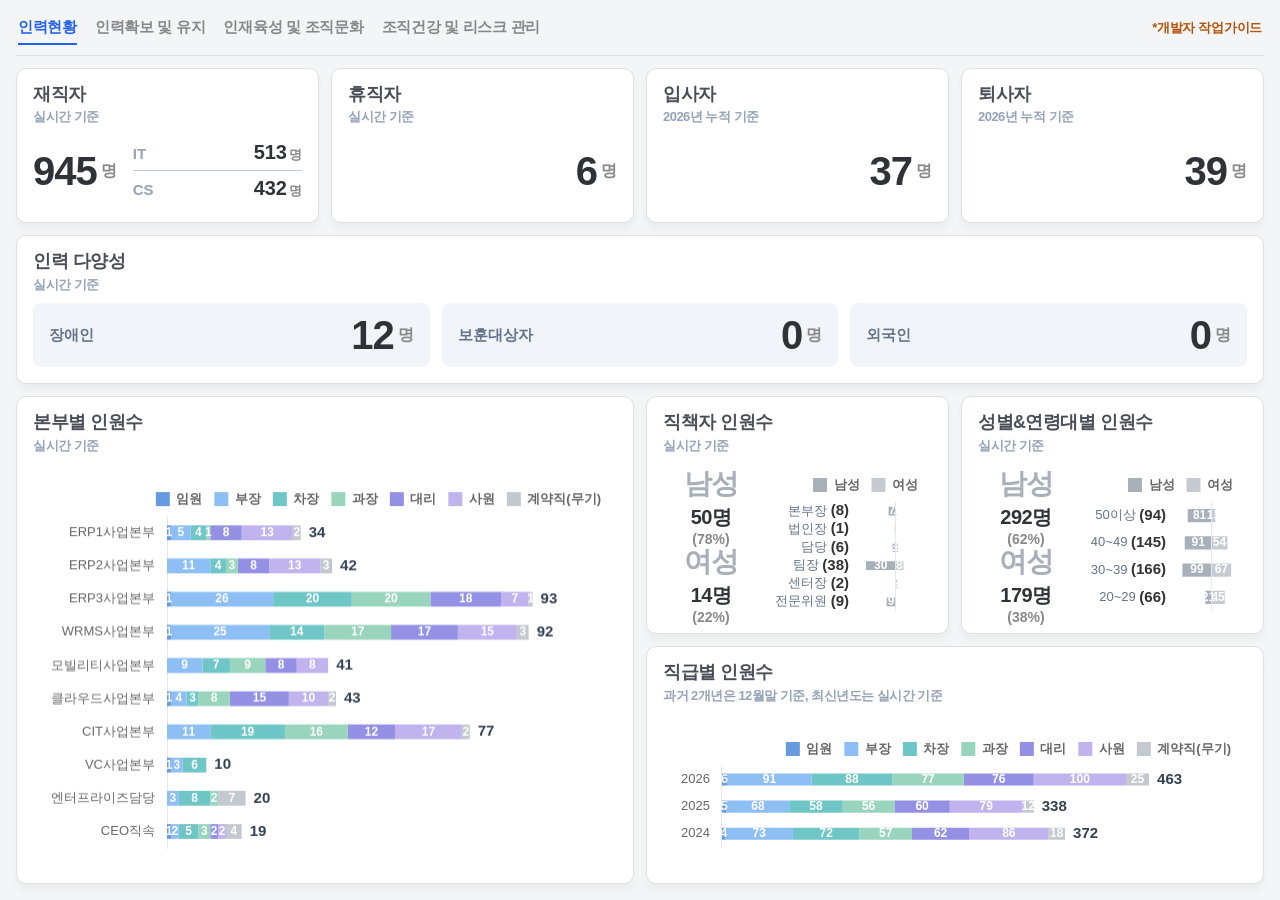
<file: dashboard01.html>
<!DOCTYPE html>
<html lang="ko">
<head>
  <meta charset="UTF-8">
  <meta name="viewport" content="width=device-width, initial-scale=1.0">
  <title>인력현황 - e-HR Dashboard</title>

  <!-- Font Awesome Free 5.3.1 (DashBoard.html과 동일: AdminLTE보다 선행) -->
  <link rel="stylesheet" type="text/css" media="screen" href="./e-HR_files/fontawesome-all.css" crossorigin="anonymous">
  <!-- Bootstrap 4.6.1 (AdminLTE 3.2 번들) -->
  <link rel="stylesheet" type="text/css" href="./e-HR_files/adminlte.min.css">
  <!-- 페이지 전용 (EIS dashboard.css 패턴, .hr-dash 네임스페이스) -->
  <link rel="stylesheet" type="text/css" href="./css/dashboard.css">
</head>
<body>
  <div class="hr-dash" id="hrDashRoot">
    <nav class="hr-dash__nav" aria-label="대시보드 탭">
      <a href="./dashboard01.html" class="on">인력현황</a>
      <a href="./dashboard02.html">인력확보 및 유지</a>
      <a href="./dashboard03.html">인재육성 및 조직문화</a>
      <a href="./dashboard04.html">조직건강 및 리스크 관리</a>
      <a href="./readme.html" class="hr-dash__nav-guide" target="_blank" rel="noopener">*개발자 작업가이드</a>
    </nav>

    <!-- KPI: 좌50% 재직·휴직·입사·퇴사 / 우50% 인력 다양성 -->
    <div class="hr-dash__kpi-row">
      <div class="hr-dash__kpi-left">
        <div class="hr-dash__card hr-dash__card--work">
          <h2 class="hr-dash__card-title"><span class="hr-dash__title-main">재직자</span> <span class="hr-dash__title-sub">실시간 기준</span></h2>
          <div class="hr-dash__kpi-main">
            <div class="hr-dash__kpi-main-num">
              <span class="hr-dash__kpi-num" id="kpiWork">0</span><span class="hr-dash__kpi-unit">명</span>
            </div>
            <div class="hr-dash__work-split">
              <div class="hr-dash__work-item hr-dash__work-item--it">
                <span class="lab">IT</span>
                <span class="val"><span id="cntIt">0</span><span class="unit">명</span></span>
              </div>
              <div class="hr-dash__work-item hr-dash__work-item--cs">
                <span class="lab">CS</span>
                <span class="val"><span id="cntCs">0</span><span class="unit">명</span></span>
              </div>
            </div>
          </div>
        </div>

        <div class="hr-dash__card hr-dash__card--simple">
          <h2 class="hr-dash__card-title"><span class="hr-dash__title-main">휴직자</span> <span class="hr-dash__title-sub">실시간 기준</span></h2>
          <div class="hr-dash__kpi-main">
            <div class="hr-dash__kpi-main-num">
              <span class="hr-dash__kpi-num" id="kpiLeave">0</span><span class="hr-dash__kpi-unit">명</span>
            </div>
          </div>
        </div>

        <div class="hr-dash__card hr-dash__card--simple">
          <h2 class="hr-dash__card-title"><span class="hr-dash__title-main">입사자</span> <span class="hr-dash__title-sub">2026년 누적 기준</span></h2>
          <div class="hr-dash__kpi-main">
            <div class="hr-dash__kpi-main-num">
              <span class="hr-dash__kpi-num" id="kpiJoin">0</span><span class="hr-dash__kpi-unit">명</span>
            </div>
          </div>
        </div>

        <div class="hr-dash__card hr-dash__card--simple">
          <h2 class="hr-dash__card-title"><span class="hr-dash__title-main">퇴사자</span> <span class="hr-dash__title-sub">2026년 누적 기준</span></h2>
          <div class="hr-dash__kpi-main">
            <div class="hr-dash__kpi-main-num">
              <span class="hr-dash__kpi-num" id="kpiRetire">0</span><span class="hr-dash__kpi-unit">명</span>
            </div>
          </div>
        </div>
      </div>

      <div class="hr-dash__kpi-right">
        <div class="hr-dash__card hr-dash__card--diversity">
          <h2 class="hr-dash__card-title"><span class="hr-dash__title-main">인력 다양성</span> <span class="hr-dash__title-sub">실시간 기준</span></h2>
          <div class="hr-dash__diversity-body">
            <div class="hr-dash__div3">
              <div class="hr-dash__div3-item">
                <div class="lab">장애인</div>
                <div class="hr-dash__div3-val">
                  <span class="num" id="cntDisabil">0</span><span class="hr-dash__kpi-unit">명</span>
                </div>
              </div>
              <div class="hr-dash__div3-item">
                <div class="lab">보훈대상자</div>
                <div class="hr-dash__div3-val">
                  <span class="num" id="cntBohun">0</span><span class="hr-dash__kpi-unit">명</span>
                </div>
              </div>
              <div class="hr-dash__div3-item">
                <div class="lab">외국인</div>
                <div class="hr-dash__div3-val">
                  <span class="num" id="cntForeign">0</span><span class="hr-dash__kpi-unit">명</span>
                </div>
              </div>
            </div>
          </div>
        </div>
      </div>
    </div>

    <!-- 하단: KPI와 동일 1fr 1fr 세로선 / 우=직책·성별 반반 + 직급별 -->
    <div class="hr-dash__charts">
      <div class="hr-dash__col hr-dash__col--hq">
        <div class="hr-dash__card">
          <div class="hr-dash__card-head">
            <h2 class="hr-dash__card-title"><span class="hr-dash__title-main">본부별 인원수</span> <span class="hr-dash__title-sub">실시간 기준</span></h2>
          </div>
          <div class="hr-dash__chart">
            <canvas id="chart01Hq"></canvas>
          </div>
        </div>
      </div>

      <div class="hr-dash__charts-right">
        <div class="hr-dash__col hr-dash__col--jikchak">
          <div class="hr-dash__card">
            <div class="hr-dash__card-head">
              <h2 class="hr-dash__card-title"><span class="hr-dash__title-main">직책자 인원수</span> <span class="hr-dash__title-sub">실시간 기준</span></h2>
            </div>
            <div class="hr-dash__gender-wrap">
              <div class="hr-dash__gender-rate">
                <div class="hr-dash__gender-item hr-dash__gender-item--m">
                  <span class="hr-dash__gender-mark">남성</span>
                  <div class="hr-dash__gender-meta">
                    <span class="num" id="cntJikchakMale">0명</span>
                    <span class="pct" id="rateJikchakMale">(0%)</span>
                  </div>
                </div>
                <div class="hr-dash__gender-item hr-dash__gender-item--f">
                  <span class="hr-dash__gender-mark">여성</span>
                  <div class="hr-dash__gender-meta">
                    <span class="num" id="cntJikchakFemale">0명</span>
                    <span class="pct" id="rateJikchakFemale">(0%)</span>
                  </div>
                </div>
              </div>
              <div class="hr-dash__chart">
                <canvas id="chart01Jikchak"></canvas>
              </div>
            </div>
          </div>
        </div>

        <div class="hr-dash__col hr-dash__col--age">
          <div class="hr-dash__card">
            <div class="hr-dash__card-head">
              <h2 class="hr-dash__card-title"><span class="hr-dash__title-main">성별&amp;연령대별 인원수</span> <span class="hr-dash__title-sub">실시간 기준</span></h2>
            </div>
            <div class="hr-dash__gender-wrap">
              <div class="hr-dash__gender-rate">
                <div class="hr-dash__gender-item hr-dash__gender-item--m">
                  <span class="hr-dash__gender-mark">남성</span>
                  <div class="hr-dash__gender-meta">
                    <span class="num" id="cntMale">0명</span>
                    <span class="pct" id="rateMale">(0%)</span>
                  </div>
                </div>
                <div class="hr-dash__gender-item hr-dash__gender-item--f">
                  <span class="hr-dash__gender-mark">여성</span>
                  <div class="hr-dash__gender-meta">
                    <span class="num" id="cntFemale">0명</span>
                    <span class="pct" id="rateFemale">(0%)</span>
                  </div>
                </div>
              </div>
              <div class="hr-dash__chart">
                <canvas id="chart01Age"></canvas>
              </div>
            </div>
          </div>
        </div>

        <div class="hr-dash__col hr-dash__col--grade">
          <div class="hr-dash__card">
            <div class="hr-dash__card-head">
              <h2 class="hr-dash__card-title"><span class="hr-dash__title-main">직급별 인원수</span> <span class="hr-dash__title-sub">과거 2개년은 12월말 기준, 최신년도는 실시간 기준</span></h2>
            </div>
            <div class="hr-dash__chart">
              <canvas id="chart01GradeYear"></canvas>
            </div>
          </div>
        </div>
      </div>
    </div>
  </div>

  <!-- jQuery 1.11.2 + Migrate 1.4.1 (e-HR main/DashBoard와 동일) -->
  <script src="./e-HR_files/jquery-1.11.2.min.js"></script>
  <script src="./e-HR_files/jquery-migrate-1.4.1.min.js"></script>
  <!-- Chart.js 4.5.x -->
  <script src="./e-HR_files/chartjs-4.5.0.js"></script>
  <script src="./e-HR_files/chartjs-plugin-datalabels.js"></script>
  <script src="./js/dashboard01.js"></script>
</body>
</html>
</file>
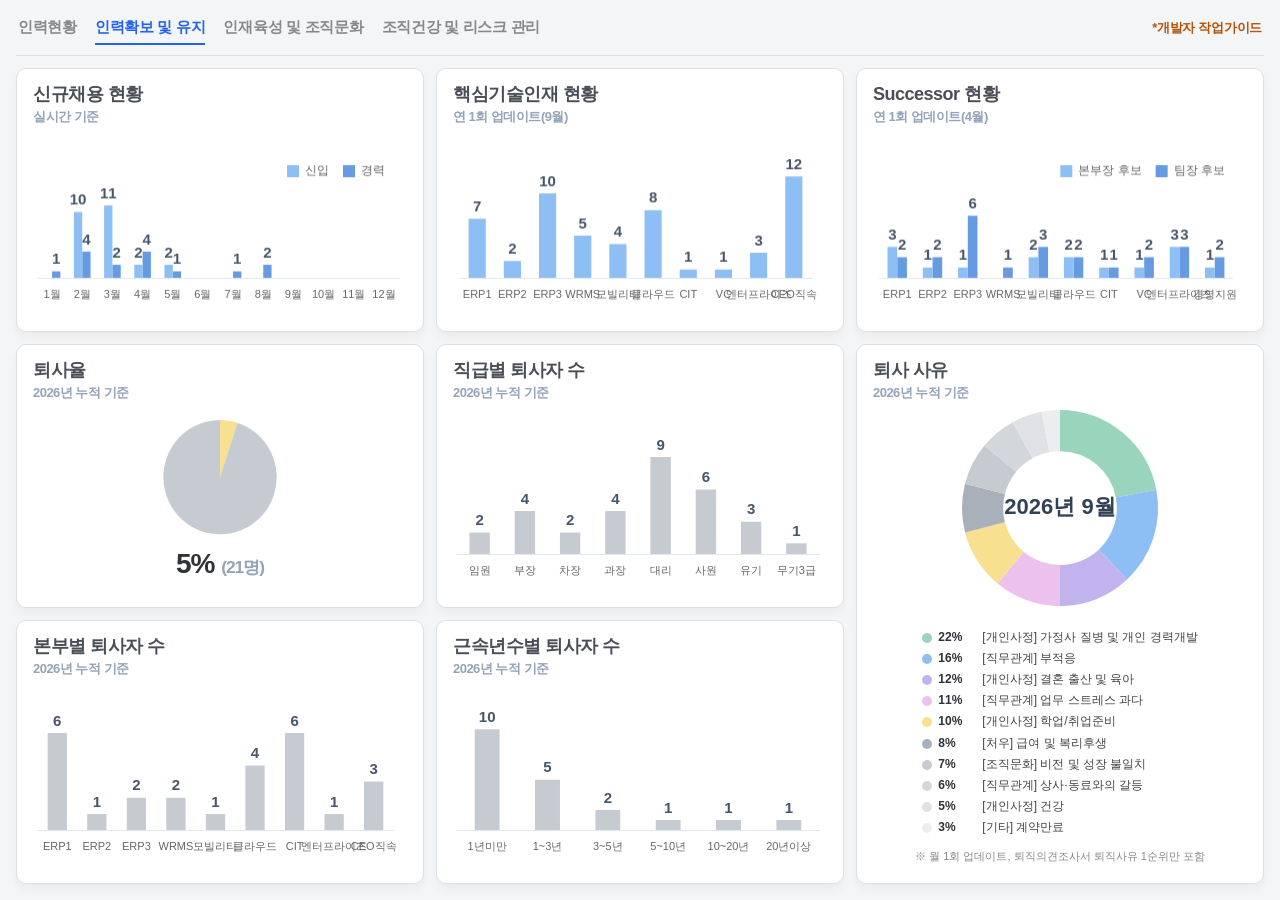
<file: dashboard02.html>
<!DOCTYPE html>
<html lang="ko">
<head>
  <meta charset="UTF-8">
  <meta name="viewport" content="width=device-width, initial-scale=1.0">
  <title>인력확보 및 유지 - e-HR Dashboard</title>
  <link rel="stylesheet" type="text/css" media="screen" href="./e-HR_files/fontawesome-all.css" crossorigin="anonymous">
  <link rel="stylesheet" type="text/css" href="./e-HR_files/adminlte.min.css">
  <link rel="stylesheet" type="text/css" href="./css/dashboard.css">
</head>
<body>
  <div class="hr-dash" id="hrDashRoot">
    <nav class="hr-dash__nav" aria-label="대시보드 탭">
      <a href="./dashboard01.html">인력현황</a>
      <a href="./dashboard02.html" class="on">인력확보 및 유지</a>
      <a href="./dashboard03.html">인재육성 및 조직문화</a>
      <a href="./dashboard04.html">조직건강 및 리스크 관리</a>
      <a href="./readme.html" class="hr-dash__nav-guide" target="_blank" rel="noopener">*개발자 작업가이드</a>
    </nav>

    <div class="hr-dash__grid-d02">
      <div class="hr-dash__card">
        <div class="hr-dash__card-head">
          <h2 class="hr-dash__card-title"><span class="hr-dash__title-main">신규채용 현황</span> <span class="hr-dash__title-sub">실시간 기준</span></h2>
        </div>
        <div class="hr-dash__chart"><canvas id="chart02Hire"></canvas></div>
      </div>

      <div class="hr-dash__card">
        <div class="hr-dash__card-head">
          <h2 class="hr-dash__card-title"><span class="hr-dash__title-main">핵심기술인재 현황</span> <span class="hr-dash__title-sub">연 1회 업데이트(9월)</span></h2>
        </div>
        <div class="hr-dash__chart"><canvas id="chart02Core"></canvas></div>
      </div>

      <div class="hr-dash__card">
        <div class="hr-dash__card-head">
          <h2 class="hr-dash__card-title"><span class="hr-dash__title-main">Successor 현황</span> <span class="hr-dash__title-sub">연 1회 업데이트(4월)</span></h2>
        </div>
        <div class="hr-dash__chart"><canvas id="chart02Successor"></canvas></div>
      </div>

      <div class="hr-dash__card">
        <div class="hr-dash__card-head">
          <h2 class="hr-dash__card-title"><span class="hr-dash__title-main">퇴사율</span> <span class="hr-dash__title-sub">2026년 누적 기준</span></h2>
        </div>
        <div class="hr-dash__rate-wrap">
          <div class="hr-dash__rate-chart"><canvas id="chart02RetireRate"></canvas></div>
          <div class="hr-dash__rate-text" id="retireRateText">0% <span class="hr-dash__rate-sub">(0명)</span></div>
        </div>
      </div>

      <div class="hr-dash__card">
        <div class="hr-dash__card-head">
          <h2 class="hr-dash__card-title"><span class="hr-dash__title-main">직급별 퇴사자 수</span> <span class="hr-dash__title-sub">2026년 누적 기준</span></h2>
        </div>
        <div class="hr-dash__chart"><canvas id="chart02GradeRetire"></canvas></div>
      </div>

      <div class="hr-dash__card hr-dash__card--reason">
        <div class="hr-dash__card-head">
          <h2 class="hr-dash__card-title"><span class="hr-dash__title-main">퇴사 사유</span> <span class="hr-dash__title-sub">2026년 누적 기준</span></h2>
        </div>
        <div class="hr-dash__reason-wrap">
          <div class="hr-dash__reason-chart"><canvas id="chart02Reason"></canvas></div>
          <div class="hr-dash__reason-side">
            <div class="hr-dash__reason-legend" id="reasonLegend"></div>
            <div class="hr-dash__card-note">※ 월 1회 업데이트, 퇴직의견조사서 퇴직사유 1순위만 포함</div>
          </div>
        </div>
      </div>

      <div class="hr-dash__card">
        <div class="hr-dash__card-head">
          <h2 class="hr-dash__card-title"><span class="hr-dash__title-main">본부별 퇴사자 수</span> <span class="hr-dash__title-sub">2026년 누적 기준</span></h2>
        </div>
        <div class="hr-dash__chart"><canvas id="chart02DeptRetire"></canvas></div>
      </div>

      <div class="hr-dash__card">
        <div class="hr-dash__card-head">
          <h2 class="hr-dash__card-title"><span class="hr-dash__title-main">근속년수별 퇴사자 수</span> <span class="hr-dash__title-sub">2026년 누적 기준</span></h2>
        </div>
        <div class="hr-dash__chart"><canvas id="chart02TenureRetire"></canvas></div>
      </div>
    </div>
  </div>

  <script src="./e-HR_files/jquery-1.11.2.min.js"></script>
  <script src="./e-HR_files/jquery-migrate-1.4.1.min.js"></script>
  <script src="./e-HR_files/chartjs-4.5.0.js"></script>
  <script src="./e-HR_files/chartjs-plugin-datalabels.js"></script>
  <script src="./js/dashboard02.js"></script>
</body>
</html>
</file>
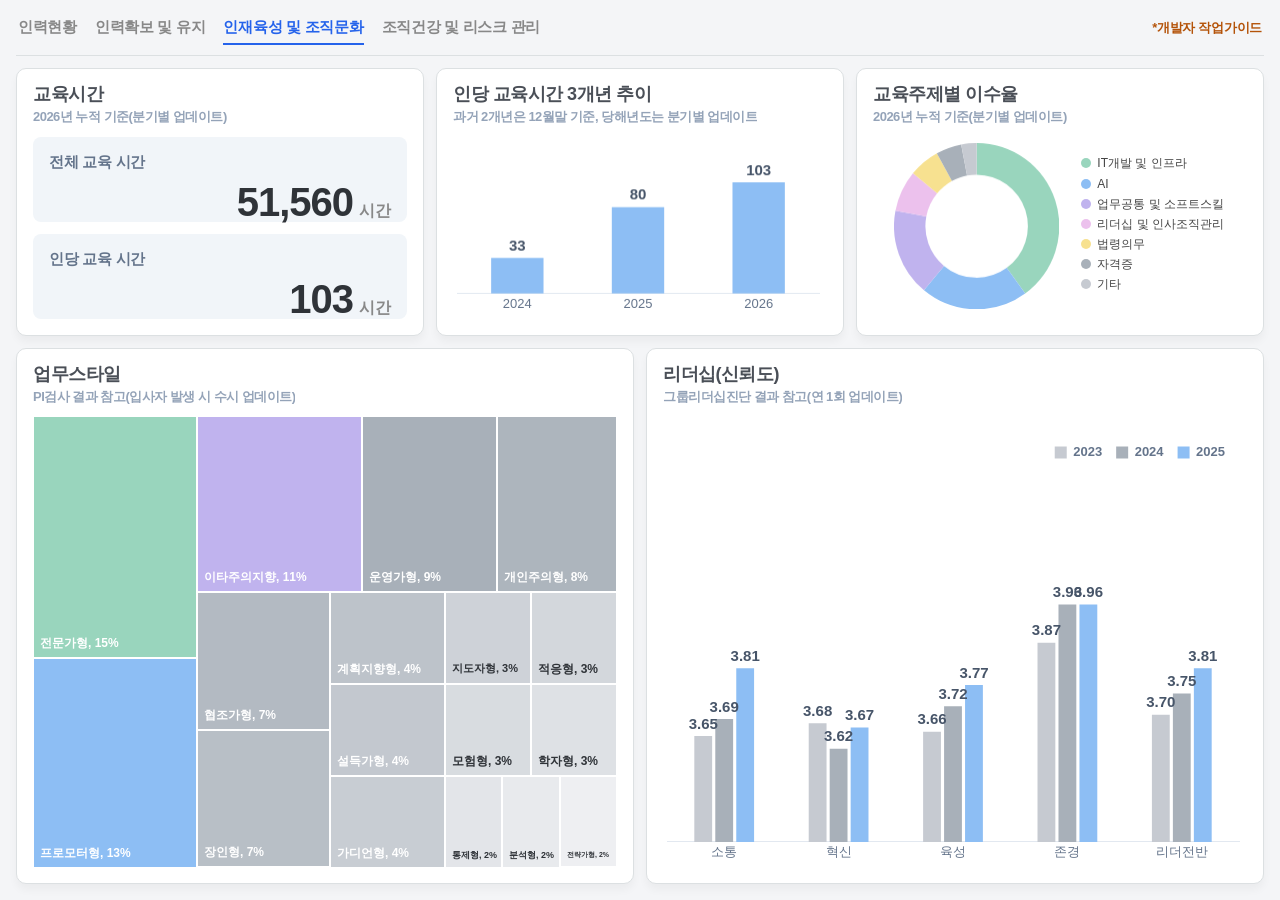
<file: dashboard03.html>
<!DOCTYPE html>
<html lang="ko">
<head>
  <meta charset="UTF-8">
  <meta name="viewport" content="width=device-width, initial-scale=1.0">
  <title>인재육성 및 조직문화 - e-HR Dashboard</title>
  <link rel="stylesheet" type="text/css" media="screen" href="./e-HR_files/fontawesome-all.css" crossorigin="anonymous">
  <link rel="stylesheet" type="text/css" href="./e-HR_files/adminlte.min.css">
  <link rel="stylesheet" type="text/css" href="./css/dashboard.css">
</head>
<body>
  <div class="hr-dash" id="hrDashRoot">
    <nav class="hr-dash__nav" aria-label="대시보드 탭">
      <a href="./dashboard01.html">인력현황</a>
      <a href="./dashboard02.html">인력확보 및 유지</a>
      <a href="./dashboard03.html" class="on">인재육성 및 조직문화</a>
      <a href="./dashboard04.html">조직건강 및 리스크 관리</a>
      <a href="./readme.html" class="hr-dash__nav-guide" target="_blank" rel="noopener">*개발자 작업가이드</a>
    </nav>

    <!-- 상단: 인재육성 3열 -->
    <div class="hr-dash__grid-stub hr-dash__grid-stub--3">
      <div class="hr-dash__card">
        <div class="hr-dash__card-head">
          <h2 class="hr-dash__card-title"><span class="hr-dash__title-main">교육시간</span> <span class="hr-dash__title-sub">2026년 누적 기준(분기별 업데이트)</span></h2>
        </div>
        <div class="hr-dash__edu-hours">
          <div class="hr-dash__edu-row">
            <span class="hr-dash__edu-lab">전체 교육 시간</span>
            <span class="hr-dash__edu-val"><span class="num" id="eduTotal">0</span><span class="unit">시간</span></span>
          </div>
          <div class="hr-dash__edu-row">
            <span class="hr-dash__edu-lab">인당 교육 시간</span>
            <span class="hr-dash__edu-val"><span class="num" id="eduPer">0</span><span class="unit">시간</span></span>
          </div>
        </div>
      </div>

      <div class="hr-dash__card">
        <div class="hr-dash__card-head">
          <h2 class="hr-dash__card-title"><span class="hr-dash__title-main">인당 교육시간 3개년 추이</span> <span class="hr-dash__title-sub">과거 2개년은 12월말 기준, 당해년도는 분기별 업데이트</span></h2>
        </div>
        <div class="hr-dash__chart"><canvas id="chart03Year"></canvas></div>
      </div>

      <div class="hr-dash__card">
        <div class="hr-dash__card-head">
          <h2 class="hr-dash__card-title"><span class="hr-dash__title-main">교육주제별 이수율</span> <span class="hr-dash__title-sub">2026년 누적 기준(분기별 업데이트)</span></h2>
        </div>
        <div class="hr-dash__topic">
          <div class="hr-dash__topic-chart"><canvas id="chart03Topic"></canvas></div>
          <div class="hr-dash__topic-legend" id="topicLegend"></div>
        </div>
      </div>
    </div>

    <!-- 하단: 조직문화 2열 -->
    <div class="hr-dash__grid-stub hr-dash__grid-stub--2">
      <div class="hr-dash__card">
        <div class="hr-dash__card-head">
          <h2 class="hr-dash__card-title"><span class="hr-dash__title-main">업무스타일</span> <span class="hr-dash__title-sub">PI검사 결과 참고(입사자 발생 시 수시 업데이트)</span></h2>
        </div>
        <div class="hr-dash__style">
          <canvas id="chart03Style"></canvas>
        </div>
      </div>

      <div class="hr-dash__card">
        <div class="hr-dash__card-head">
          <h2 class="hr-dash__card-title"><span class="hr-dash__title-main">리더십(신뢰도)</span> <span class="hr-dash__title-sub">그룹리더십진단 결과 참고(연 1회 업데이트)</span></h2>
        </div>
        <div class="hr-dash__chart"><canvas id="chart03Lead"></canvas></div>
      </div>
    </div>
  </div>

  <script src="./e-HR_files/jquery-1.11.2.min.js"></script>
  <script src="./e-HR_files/jquery-migrate-1.4.1.min.js"></script>
  <script src="./e-HR_files/chartjs-4.5.0.js"></script>
  <script src="./e-HR_files/chartjs-plugin-datalabels.js"></script>
  <script src="./e-HR_files/chartjs-chart-treemap.min.js"></script>
  <script src="./js/dashboard03.js"></script>
</body>
</html>
</file>
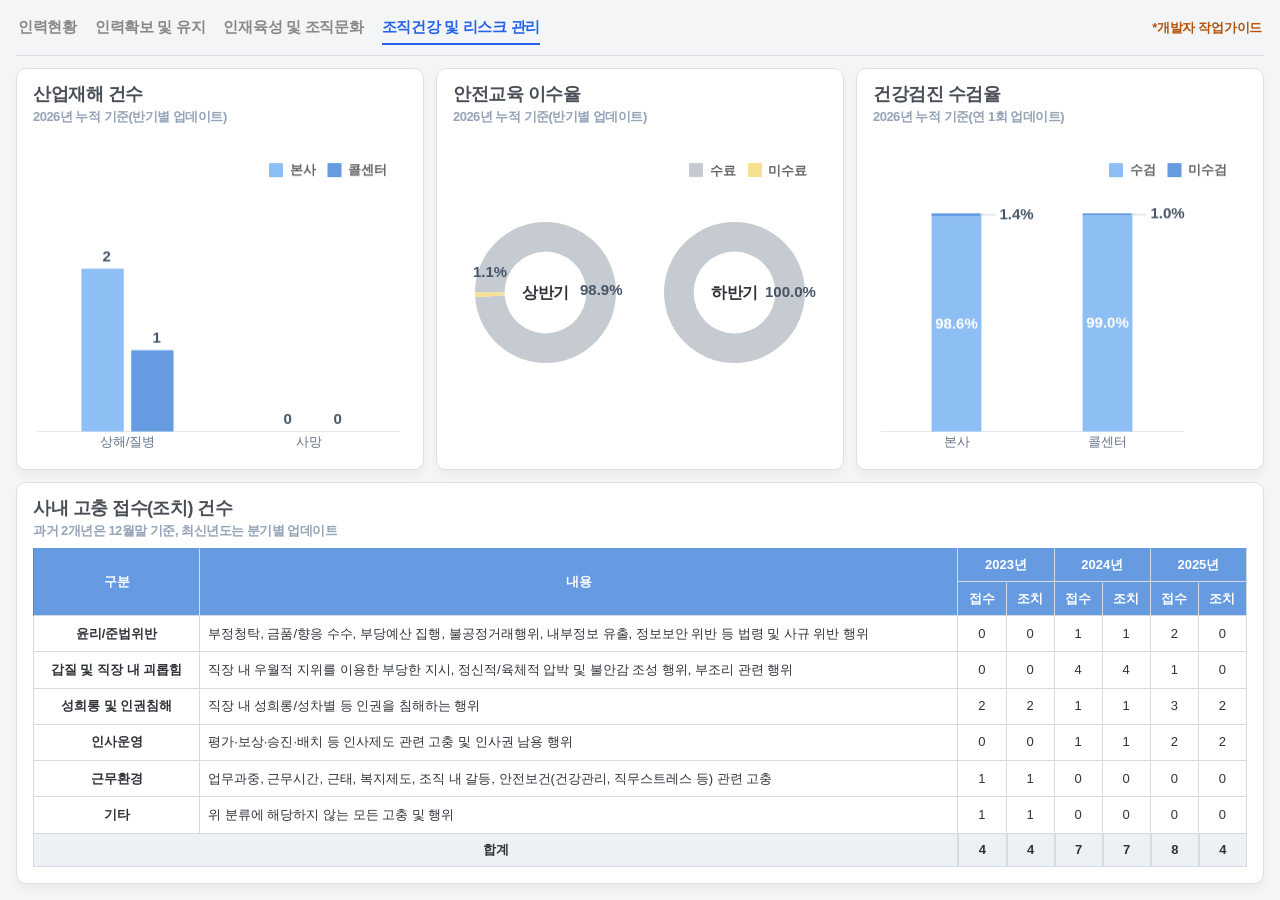
<file: dashboard04.html>
<!DOCTYPE html>
<html lang="ko">
<head>
  <meta charset="UTF-8">
  <meta name="viewport" content="width=device-width, initial-scale=1.0">
  <title>조직건강 및 리스크 관리 - e-HR Dashboard</title>
  <link rel="stylesheet" type="text/css" media="screen" href="./e-HR_files/fontawesome-all.css" crossorigin="anonymous">
  <link rel="stylesheet" type="text/css" href="./e-HR_files/adminlte.min.css">
  <link rel="stylesheet" type="text/css" href="./css/dashboard.css">
</head>
<body>
  <div class="hr-dash" id="hrDashRoot">
    <nav class="hr-dash__nav" aria-label="대시보드 탭">
      <a href="./dashboard01.html">인력현황</a>
      <a href="./dashboard02.html">인력확보 및 유지</a>
      <a href="./dashboard03.html">인재육성 및 조직문화</a>
      <a href="./dashboard04.html" class="on">조직건강 및 리스크 관리</a>
      <a href="./readme.html" class="hr-dash__nav-guide" target="_blank" rel="noopener">*개발자 작업가이드</a>
    </nav>

    <!-- 상단 3열(산업재해 · 안전교육 · 건강검진) + 하단 전체 폭(사내 고충) -->
    <div class="hr-dash__grid-stub hr-dash__grid-stub--3-1">
      <div class="hr-dash__card">
        <div class="hr-dash__card-head">
          <h2 class="hr-dash__card-title"><span class="hr-dash__title-main">산업재해 건수</span> <span class="hr-dash__title-sub">2026년 누적 기준(반기별 업데이트)</span></h2>
        </div>
        <div class="hr-dash__chart"><canvas id="chart04Accident"></canvas></div>
      </div>

      <div class="hr-dash__card">
        <div class="hr-dash__card-head">
          <h2 class="hr-dash__card-title"><span class="hr-dash__title-main">안전교육 이수율</span> <span class="hr-dash__title-sub">2026년 누적 기준(반기별 업데이트)</span></h2>
        </div>
        <div class="hr-dash__safe">
          <div class="hr-dash__safe-legend" id="safeLegend"></div>
          <div class="hr-dash__safe-item">
            <div class="hr-dash__safe-chart">
              <canvas id="chart04Safe1"></canvas>
              <span class="hr-dash__safe-center">상반기</span>
            </div>
          </div>
          <div class="hr-dash__safe-item">
            <div class="hr-dash__safe-chart">
              <canvas id="chart04Safe2"></canvas>
              <span class="hr-dash__safe-center">하반기</span>
            </div>
          </div>
        </div>
      </div>

      <div class="hr-dash__card">
        <div class="hr-dash__card-head">
          <h2 class="hr-dash__card-title"><span class="hr-dash__title-main">건강검진 수검율</span> <span class="hr-dash__title-sub">2026년 누적 기준(연 1회 업데이트)</span></h2>
        </div>
        <div class="hr-dash__chart"><canvas id="chart04Checkup"></canvas></div>
      </div>

      <div class="hr-dash__card">
        <div class="hr-dash__card-head">
          <h2 class="hr-dash__card-title"><span class="hr-dash__title-main">사내 고충 접수(조치) 건수</span> <span class="hr-dash__title-sub">과거 2개년은 12월말 기준, 최신년도는 분기별 업데이트</span></h2>
        </div>
        <div class="hr-dash__griev-wrap" id="grievTable"></div>
      </div>
    </div>
  </div>

  <script src="./e-HR_files/jquery-1.11.2.min.js"></script>
  <script src="./e-HR_files/jquery-migrate-1.4.1.min.js"></script>
  <script src="./e-HR_files/chartjs-4.5.0.js"></script>
  <script src="./e-HR_files/chartjs-plugin-datalabels.js"></script>
  <script src="./js/dashboard04.js"></script>
</body>
</html>
</file>
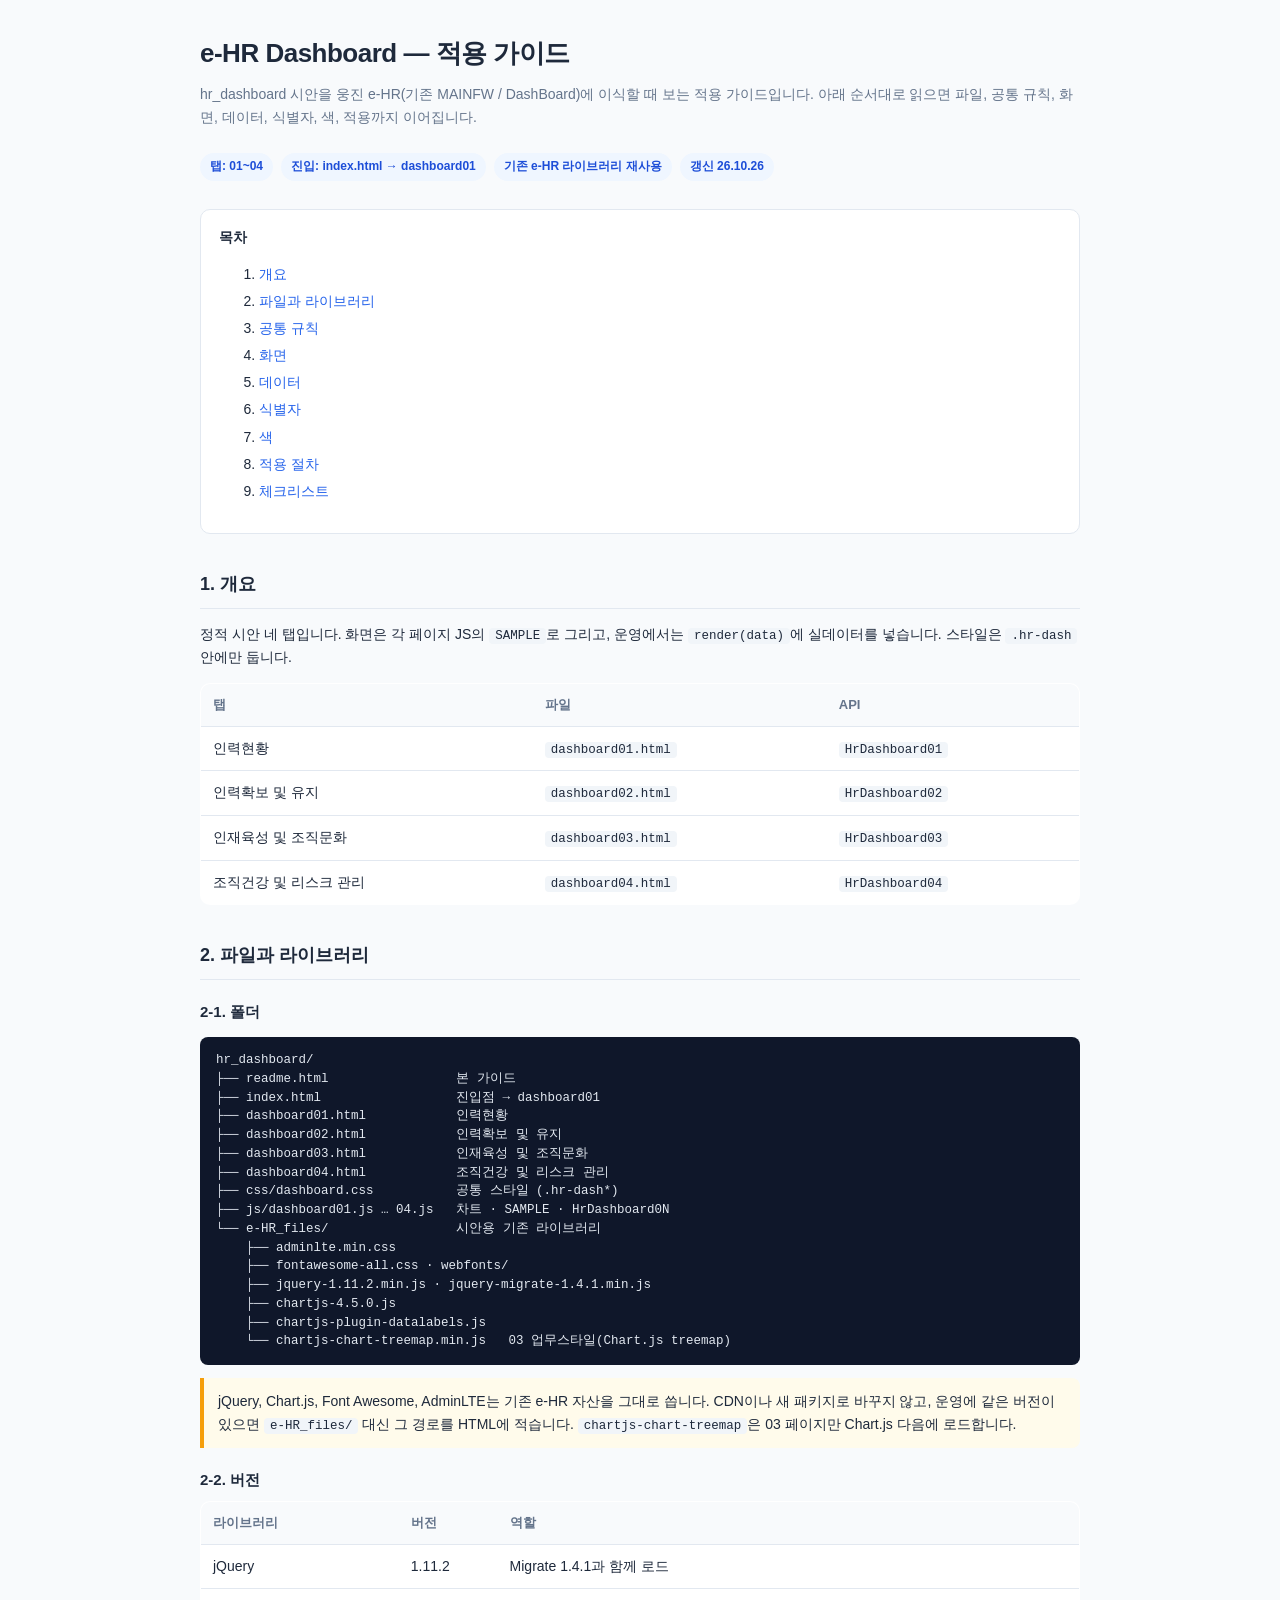
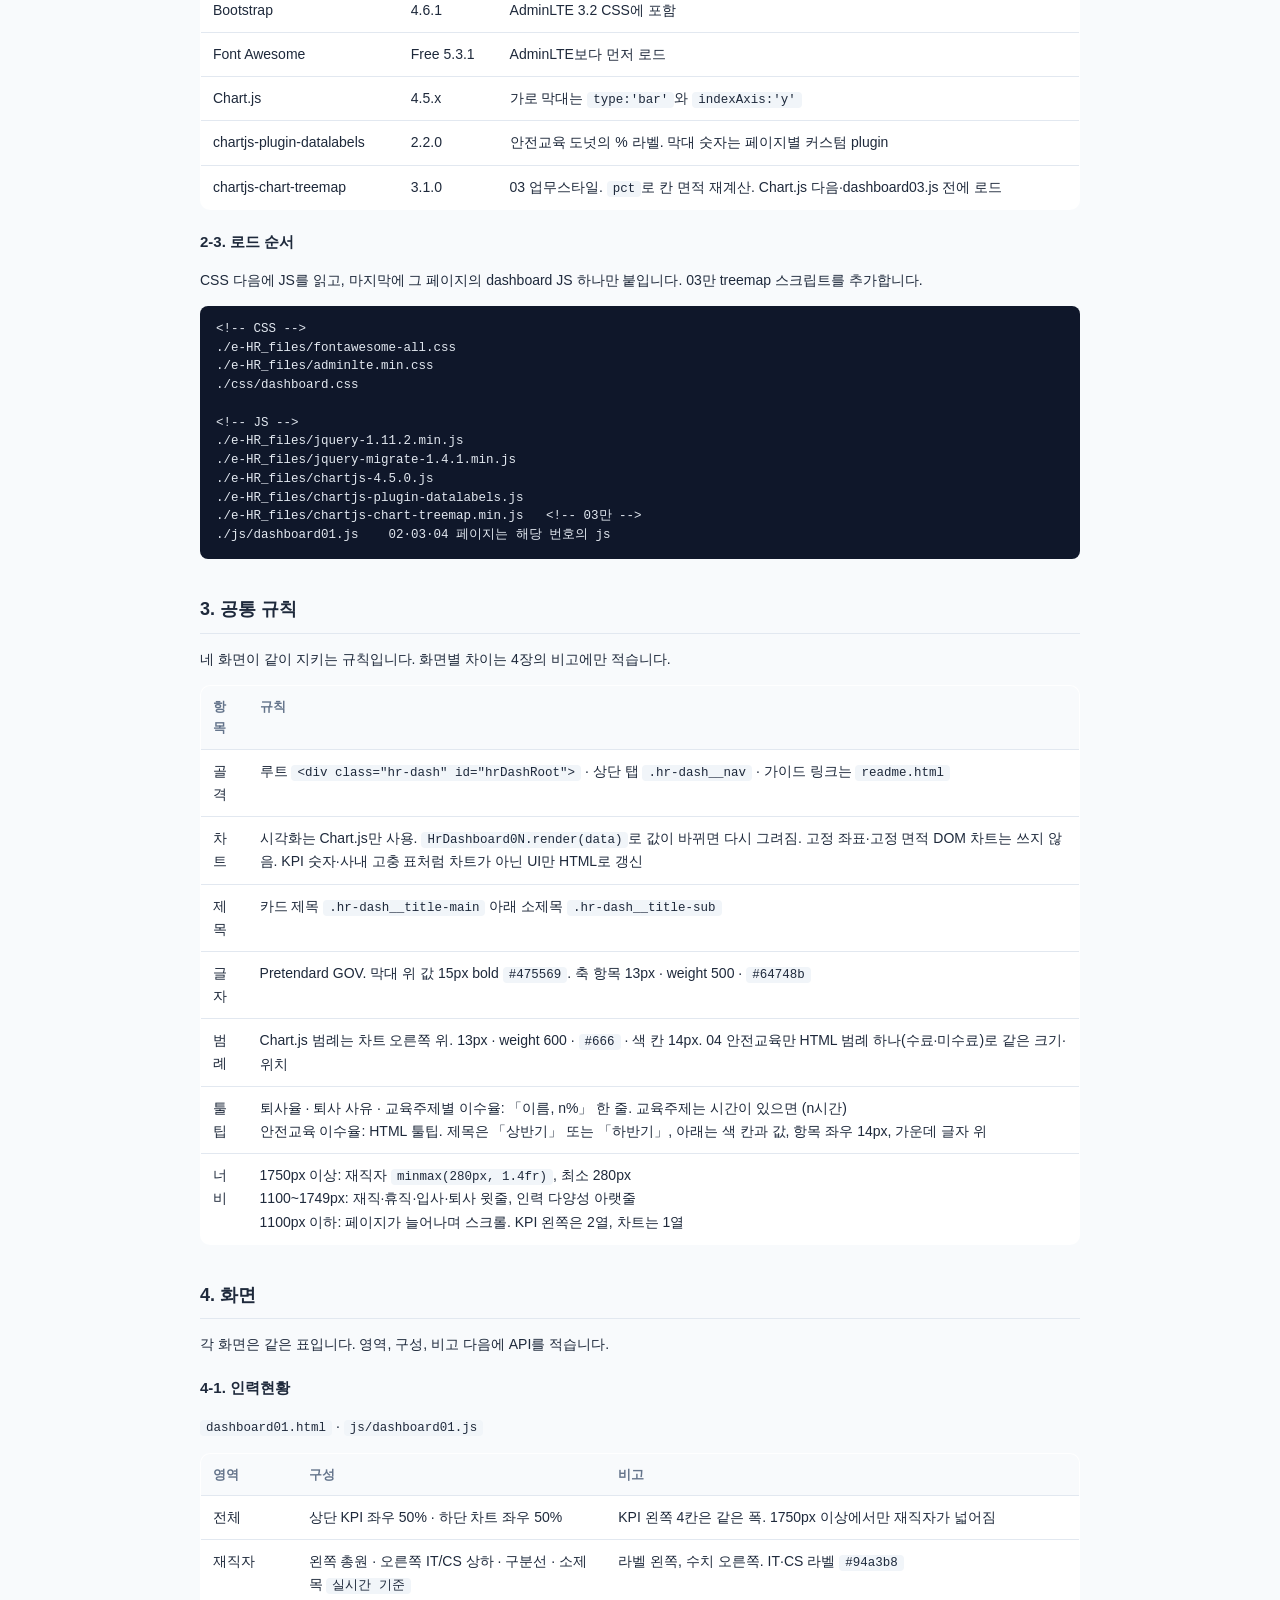
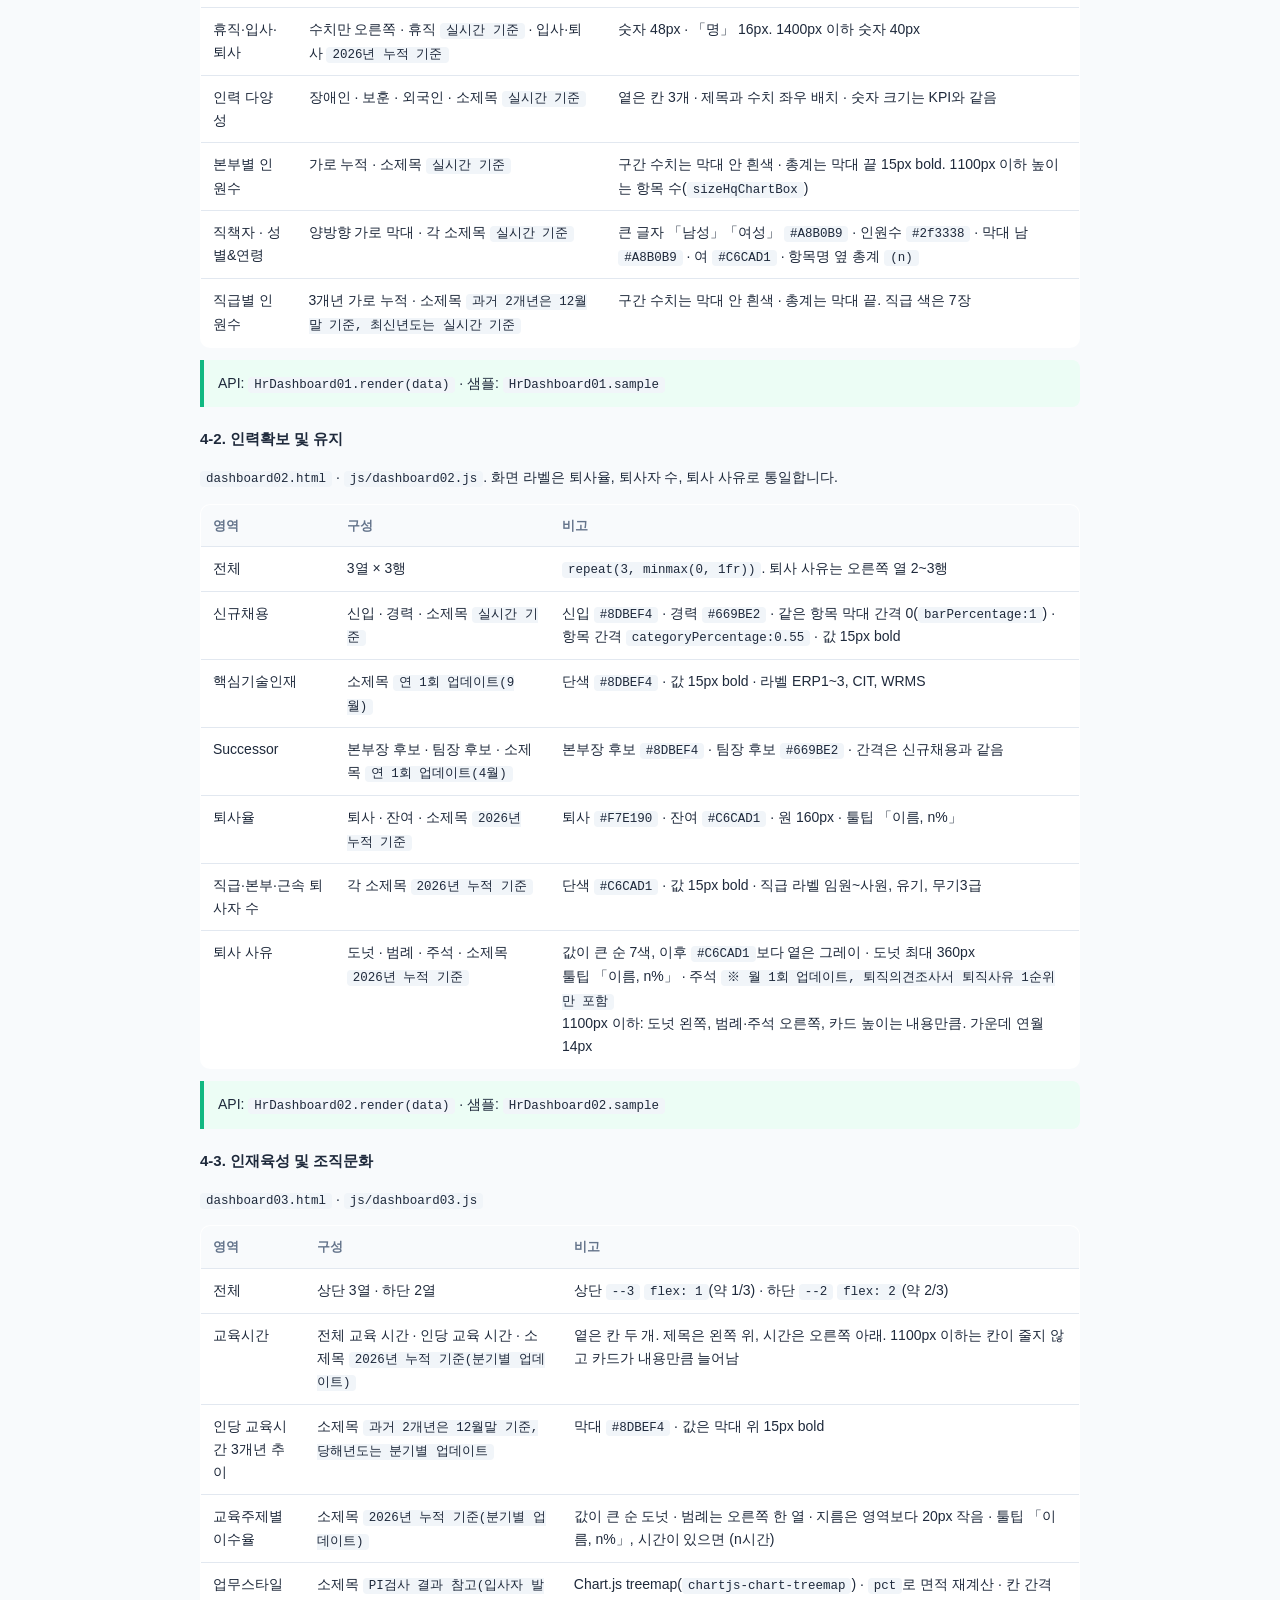
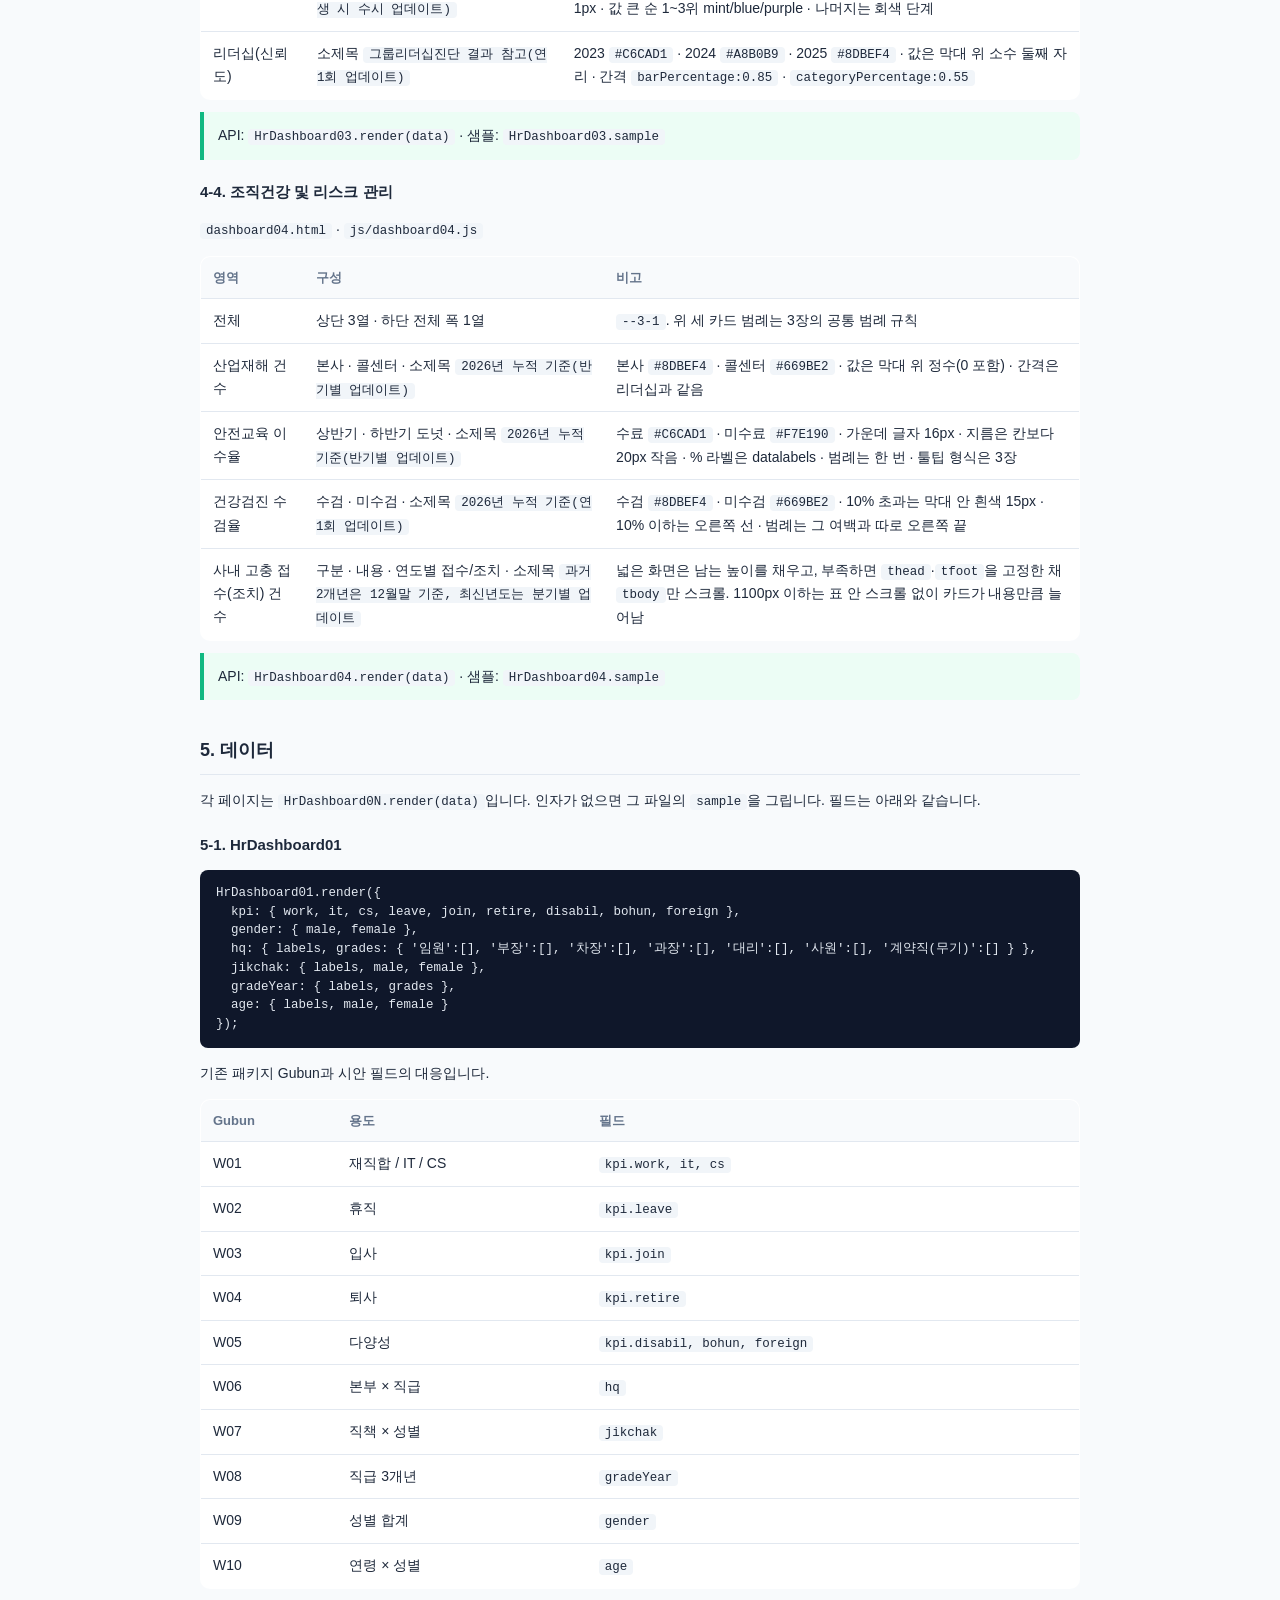
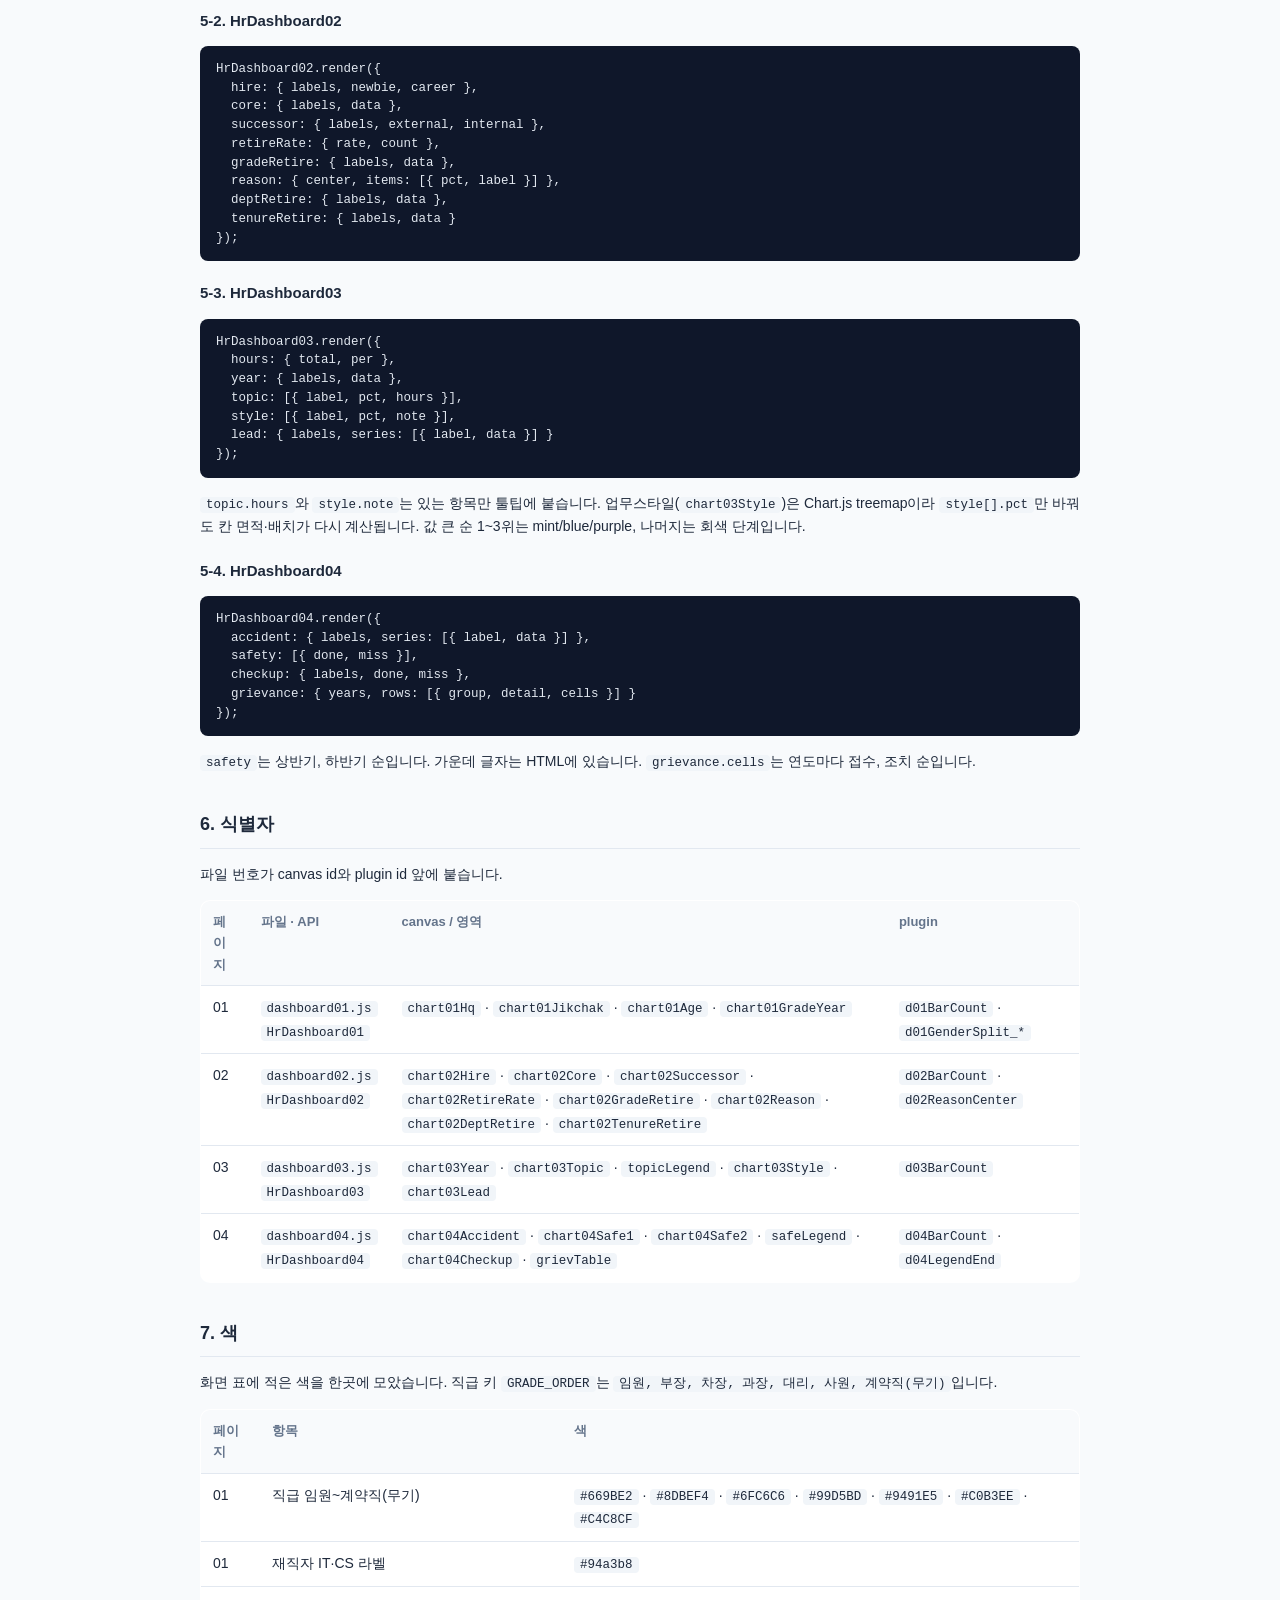
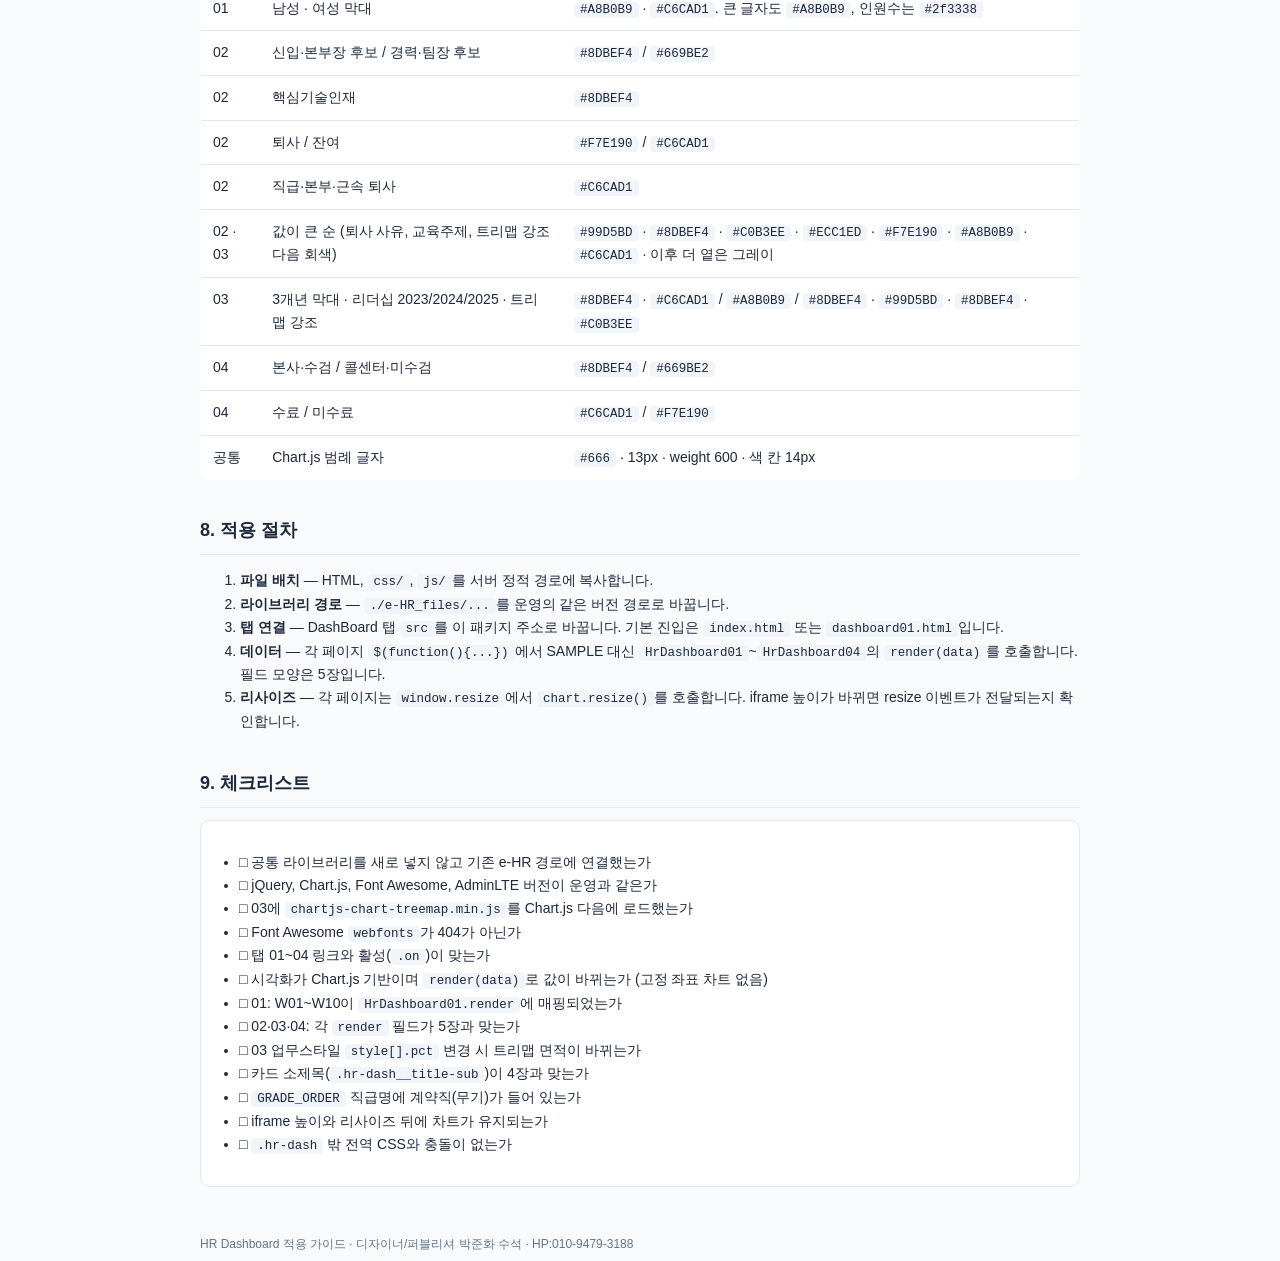
<file: readme.html>
<!DOCTYPE html>
<html lang="ko">
<head>
  <meta charset="UTF-8">
  <meta name="viewport" content="width=device-width, initial-scale=1.0">
  <title>HR Dashboard 적용 가이드 — e-HR</title>
  <style>
    :root {
      --bg: #f8fafc;
      --card: #fff;
      --border: #e2e8f0;
      --text: #1e293b;
      --muted: #64748b;
      --accent: #2563eb;
      --code-bg: #f1f5f9;
    }
    * { box-sizing: border-box; }
    html, body { margin: 0; padding: 0; }
    body {
      font-family: "Malgun Gothic", "Apple SD Gothic Neo", "Noto Sans KR", sans-serif;
      font-size: 14px;
      line-height: 1.65;
      color: var(--text);
      background: var(--bg);
    }
    .wrap { max-width: 920px; margin: 0 auto; padding: 32px 20px 64px; }
    h1 { font-size: 26px; margin: 0 0 8px; letter-spacing: -0.5px; }
    h2 {
      font-size: 18px;
      margin: 36px 0 12px;
      padding-bottom: 8px;
      border-bottom: 1px solid var(--border);
    }
    h3 { font-size: 15px; margin: 20px 0 8px; }
    p, li { color: var(--text); }
    .lead { color: var(--muted); margin: 0 0 24px; }
    .meta {
      display: flex; flex-wrap: wrap; gap: 8px;
      margin-bottom: 28px;
    }
    .chip {
      display: inline-block;
      padding: 4px 10px;
      border-radius: 999px;
      background: #eff6ff;
      color: #1d4ed8;
      font-size: 12px;
      font-weight: 600;
    }
    .card {
      background: var(--card);
      border: 1px solid var(--border);
      border-radius: 10px;
      padding: 16px 18px;
      margin: 12px 0;
    }
    table {
      width: 100%;
      border-collapse: collapse;
      background: var(--card);
      border: 1px solid var(--border);
      border-radius: 10px;
      overflow: hidden;
    }
    th, td {
      text-align: left;
      padding: 10px 12px;
      border-bottom: 1px solid var(--border);
      vertical-align: top;
    }
    th { background: #f8fafc; font-size: 13px; color: var(--muted); font-weight: 700; }
    tr:last-child td { border-bottom: none; }
    code, kbd {
      font-family: ui-monospace, SFMono-Regular, Menlo, Consolas, monospace;
      font-size: 12.5px;
      background: var(--code-bg);
      padding: 1px 6px;
      border-radius: 4px;
    }
    pre {
      background: #0f172a;
      color: #e2e8f0;
      padding: 14px 16px;
      border-radius: 8px;
      overflow-x: auto;
      font-size: 12.5px;
      line-height: 1.5;
    }
    pre code { background: none; color: inherit; padding: 0; }
    ul { padding-left: 1.25rem; }
    .warn {
      border-left: 4px solid #f59e0b;
      background: #fffbeb;
      padding: 12px 14px;
      border-radius: 0 8px 8px 0;
      margin: 12px 0;
    }
    .ok {
      border-left: 4px solid #10b981;
      background: #ecfdf5;
      padding: 12px 14px;
      border-radius: 0 8px 8px 0;
      margin: 12px 0;
    }
    a { color: var(--accent); }
    .toc a { text-decoration: none; }
    .toc li { margin: 4px 0; }
    footer { margin-top: 48px; color: var(--muted); font-size: 12px; }
  </style>
</head>
<body>
  <div class="wrap">
    <h1>e-HR Dashboard — 적용 가이드</h1>
    <p class="lead">
      hr_dashboard 시안을 웅진 e-HR(기존 MAINFW / DashBoard)에 이식할 때 보는 적용 가이드입니다.
      아래 순서대로 읽으면 파일, 공통 규칙, 화면, 데이터, 식별자, 색, 적용까지 이어집니다.
    </p>
    <div class="meta">
      <span class="chip">탭: 01~04</span>
      <span class="chip">진입: index.html → dashboard01</span>
      <span class="chip">기존 e-HR 라이브러리 재사용</span>
      <span class="chip">갱신 26.10.26</span>
    </div>

    <div class="card toc">
      <strong>목차</strong>
      <ol>
        <li><a href="#overview">개요</a></li>
        <li><a href="#files">파일과 라이브러리</a></li>
        <li><a href="#common">공통 규칙</a></li>
        <li><a href="#pages">화면</a></li>
        <li><a href="#data">데이터</a></li>
        <li><a href="#ids">식별자</a></li>
        <li><a href="#color">색</a></li>
        <li><a href="#apply">적용 절차</a></li>
        <li><a href="#checklist">체크리스트</a></li>
      </ol>
    </div>

    <h2 id="overview">1. 개요</h2>
    <p>정적 시안 네 탭입니다. 화면은 각 페이지 JS의 <code>SAMPLE</code>로 그리고, 운영에서는 <code>render(data)</code>에 실데이터를 넣습니다. 스타일은 <code>.hr-dash</code> 안에만 둡니다.</p>
    <table>
      <thead>
        <tr><th>탭</th><th>파일</th><th>API</th></tr>
      </thead>
      <tbody>
        <tr><td>인력현황</td><td><code>dashboard01.html</code></td><td><code>HrDashboard01</code></td></tr>
        <tr><td>인력확보 및 유지</td><td><code>dashboard02.html</code></td><td><code>HrDashboard02</code></td></tr>
        <tr><td>인재육성 및 조직문화</td><td><code>dashboard03.html</code></td><td><code>HrDashboard03</code></td></tr>
        <tr><td>조직건강 및 리스크 관리</td><td><code>dashboard04.html</code></td><td><code>HrDashboard04</code></td></tr>
      </tbody>
    </table>

    <h2 id="files">2. 파일과 라이브러리</h2>
    <h3>2-1. 폴더</h3>
    <pre><code>hr_dashboard/
├── readme.html                 본 가이드
├── index.html                  진입점 → dashboard01
├── dashboard01.html            인력현황
├── dashboard02.html            인력확보 및 유지
├── dashboard03.html            인재육성 및 조직문화
├── dashboard04.html            조직건강 및 리스크 관리
├── css/dashboard.css           공통 스타일 (.hr-dash*)
├── js/dashboard01.js … 04.js   차트 · SAMPLE · HrDashboard0N
└── e-HR_files/                 시안용 기존 라이브러리
    ├── adminlte.min.css
    ├── fontawesome-all.css · webfonts/
    ├── jquery-1.11.2.min.js · jquery-migrate-1.4.1.min.js
    ├── chartjs-4.5.0.js
    ├── chartjs-plugin-datalabels.js
    └── chartjs-chart-treemap.min.js   03 업무스타일(Chart.js treemap)</code></pre>
    <div class="warn">
      jQuery, Chart.js, Font Awesome, AdminLTE는 기존 e-HR 자산을 그대로 씁니다.
      CDN이나 새 패키지로 바꾸지 않고, 운영에 같은 버전이 있으면 <code>e-HR_files/</code> 대신 그 경로를 HTML에 적습니다.
      <code>chartjs-chart-treemap</code>은 03 페이지만 Chart.js 다음에 로드합니다.
    </div>

    <h3>2-2. 버전</h3>
    <table>
      <thead>
        <tr><th>라이브러리</th><th>버전</th><th>역할</th></tr>
      </thead>
      <tbody>
        <tr><td>jQuery</td><td>1.11.2</td><td>Migrate 1.4.1과 함께 로드</td></tr>
        <tr><td>Bootstrap</td><td>4.6.1</td><td>AdminLTE 3.2 CSS에 포함</td></tr>
        <tr><td>Font Awesome</td><td>Free 5.3.1</td><td>AdminLTE보다 먼저 로드</td></tr>
        <tr><td>Chart.js</td><td>4.5.x</td><td>가로 막대는 <code>type:'bar'</code>와 <code>indexAxis:'y'</code></td></tr>
        <tr><td>chartjs-plugin-datalabels</td><td>2.2.0</td><td>안전교육 도넛의 % 라벨. 막대 숫자는 페이지별 커스텀 plugin</td></tr>
        <tr><td>chartjs-chart-treemap</td><td>3.1.0</td><td>03 업무스타일. <code>pct</code>로 칸 면적 재계산. Chart.js 다음·dashboard03.js 전에 로드</td></tr>
      </tbody>
    </table>

    <h3>2-3. 로드 순서</h3>
    <p>CSS 다음에 JS를 읽고, 마지막에 그 페이지의 dashboard JS 하나만 붙입니다. 03만 treemap 스크립트를 추가합니다.</p>
    <pre><code>&lt;!-- CSS --&gt;
./e-HR_files/fontawesome-all.css
./e-HR_files/adminlte.min.css
./css/dashboard.css

&lt;!-- JS --&gt;
./e-HR_files/jquery-1.11.2.min.js
./e-HR_files/jquery-migrate-1.4.1.min.js
./e-HR_files/chartjs-4.5.0.js
./e-HR_files/chartjs-plugin-datalabels.js
./e-HR_files/chartjs-chart-treemap.min.js   &lt;!-- 03만 --&gt;
./js/dashboard01.js    02·03·04 페이지는 해당 번호의 js</code></pre>

    <h2 id="common">3. 공통 규칙</h2>
    <p>네 화면이 같이 지키는 규칙입니다. 화면별 차이는 4장의 비고에만 적습니다.</p>
    <table>
      <thead>
        <tr><th>항목</th><th>규칙</th></tr>
      </thead>
      <tbody>
        <tr>
          <td>골격</td>
          <td>루트 <code>&lt;div class="hr-dash" id="hrDashRoot"&gt;</code> · 상단 탭 <code>.hr-dash__nav</code> · 가이드 링크는 <code>readme.html</code></td>
        </tr>
        <tr>
          <td>차트</td>
          <td>
            시각화는 Chart.js만 사용. <code>HrDashboard0N.render(data)</code>로 값이 바뀌면 다시 그려짐.
            고정 좌표·고정 면적 DOM 차트는 쓰지 않음.
            KPI 숫자·사내 고충 표처럼 차트가 아닌 UI만 HTML로 갱신
          </td>
        </tr>
        <tr>
          <td>제목</td>
          <td>카드 제목 <code>.hr-dash__title-main</code> 아래 소제목 <code>.hr-dash__title-sub</code></td>
        </tr>
        <tr>
          <td>글자</td>
          <td>Pretendard GOV. 막대 위 값 15px bold <code>#475569</code>. 축 항목 13px · weight 500 · <code>#64748b</code></td>
        </tr>
        <tr>
          <td>범례</td>
          <td>Chart.js 범례는 차트 오른쪽 위. 13px · weight 600 · <code>#666</code> · 색 칸 14px. 04 안전교육만 HTML 범례 하나(수료·미수료)로 같은 크기·위치</td>
        </tr>
        <tr>
          <td>툴팁</td>
          <td>
            퇴사율 · 퇴사 사유 · 교육주제별 이수율: 「이름, n%」 한 줄. 교육주제는 시간이 있으면 (n시간)<br>
            안전교육 이수율: HTML 툴팁. 제목은 「상반기」 또는 「하반기」, 아래는 색 칸과 값, 항목 좌우 14px, 가운데 글자 위
          </td>
        </tr>
        <tr>
          <td>너비</td>
          <td>
            1750px 이상: 재직자 <code>minmax(280px, 1.4fr)</code>, 최소 280px<br>
            1100~1749px: 재직·휴직·입사·퇴사 윗줄, 인력 다양성 아랫줄<br>
            1100px 이하: 페이지가 늘어나며 스크롤. KPI 왼쪽은 2열, 차트는 1열
          </td>
        </tr>
      </tbody>
    </table>

    <h2 id="pages">4. 화면</h2>
    <p>각 화면은 같은 표입니다. 영역, 구성, 비고 다음에 API를 적습니다.</p>

    <h3>4-1. 인력현황</h3>
    <p><code>dashboard01.html</code> · <code>js/dashboard01.js</code></p>
    <table>
      <thead>
        <tr><th>영역</th><th>구성</th><th>비고</th></tr>
      </thead>
      <tbody>
        <tr>
          <td>전체</td>
          <td>상단 KPI 좌우 50% · 하단 차트 좌우 50%</td>
          <td>KPI 왼쪽 4칸은 같은 폭. 1750px 이상에서만 재직자가 넓어짐</td>
        </tr>
        <tr>
          <td>재직자</td>
          <td>왼쪽 총원 · 오른쪽 IT/CS 상하 · 구분선 · 소제목 <code>실시간 기준</code></td>
          <td>라벨 왼쪽, 수치 오른쪽. IT·CS 라벨 <code>#94a3b8</code></td>
        </tr>
        <tr>
          <td>휴직·입사·퇴사</td>
          <td>수치만 오른쪽 · 휴직 <code>실시간 기준</code> · 입사·퇴사 <code>2026년 누적 기준</code></td>
          <td>숫자 48px · 「명」 16px. 1400px 이하 숫자 40px</td>
        </tr>
        <tr>
          <td>인력 다양성</td>
          <td>장애인 · 보훈 · 외국인 · 소제목 <code>실시간 기준</code></td>
          <td>옅은 칸 3개 · 제목과 수치 좌우 배치 · 숫자 크기는 KPI와 같음</td>
        </tr>
        <tr>
          <td>본부별 인원수</td>
          <td>가로 누적 · 소제목 <code>실시간 기준</code></td>
          <td>구간 수치는 막대 안 흰색 · 총계는 막대 끝 15px bold. 1100px 이하 높이는 항목 수(<code>sizeHqChartBox</code>)</td>
        </tr>
        <tr>
          <td>직책자 · 성별&amp;연령</td>
          <td>양방향 가로 막대 · 각 소제목 <code>실시간 기준</code></td>
          <td>큰 글자 「남성」「여성」 <code>#A8B0B9</code> · 인원수 <code>#2f3338</code> · 막대 남 <code>#A8B0B9</code> · 여 <code>#C6CAD1</code> · 항목명 옆 총계 <code>(n)</code></td>
        </tr>
        <tr>
          <td>직급별 인원수</td>
          <td>3개년 가로 누적 · 소제목 <code>과거 2개년은 12월말 기준, 최신년도는 실시간 기준</code></td>
          <td>구간 수치는 막대 안 흰색 · 총계는 막대 끝. 직급 색은 7장</td>
        </tr>
      </tbody>
    </table>
    <div class="ok">API: <code>HrDashboard01.render(data)</code> · 샘플: <code>HrDashboard01.sample</code></div>

    <h3>4-2. 인력확보 및 유지</h3>
    <p><code>dashboard02.html</code> · <code>js/dashboard02.js</code>. 화면 라벨은 퇴사율, 퇴사자 수, 퇴사 사유로 통일합니다.</p>
    <table>
      <thead>
        <tr><th>영역</th><th>구성</th><th>비고</th></tr>
      </thead>
      <tbody>
        <tr>
          <td>전체</td>
          <td>3열 × 3행</td>
          <td><code>repeat(3, minmax(0, 1fr))</code>. 퇴사 사유는 오른쪽 열 2~3행</td>
        </tr>
        <tr>
          <td>신규채용</td>
          <td>신입 · 경력 · 소제목 <code>실시간 기준</code></td>
          <td>신입 <code>#8DBEF4</code> · 경력 <code>#669BE2</code> · 같은 항목 막대 간격 0(<code>barPercentage:1</code>) · 항목 간격 <code>categoryPercentage:0.55</code> · 값 15px bold</td>
        </tr>
        <tr>
          <td>핵심기술인재</td>
          <td>소제목 <code>연 1회 업데이트(9월)</code></td>
          <td>단색 <code>#8DBEF4</code> · 값 15px bold · 라벨 ERP1~3, CIT, WRMS</td>
        </tr>
        <tr>
          <td>Successor</td>
          <td>본부장 후보 · 팀장 후보 · 소제목 <code>연 1회 업데이트(4월)</code></td>
          <td>본부장 후보 <code>#8DBEF4</code> · 팀장 후보 <code>#669BE2</code> · 간격은 신규채용과 같음</td>
        </tr>
        <tr>
          <td>퇴사율</td>
          <td>퇴사 · 잔여 · 소제목 <code>2026년 누적 기준</code></td>
          <td>퇴사 <code>#F7E190</code> · 잔여 <code>#C6CAD1</code> · 원 160px · 툴팁 「이름, n%」</td>
        </tr>
        <tr>
          <td>직급·본부·근속 퇴사자 수</td>
          <td>각 소제목 <code>2026년 누적 기준</code></td>
          <td>단색 <code>#C6CAD1</code> · 값 15px bold · 직급 라벨 임원~사원, 유기, 무기3급</td>
        </tr>
        <tr>
          <td>퇴사 사유</td>
          <td>도넛 · 범례 · 주석 · 소제목 <code>2026년 누적 기준</code></td>
          <td>
            값이 큰 순 7색, 이후 <code>#C6CAD1</code>보다 옅은 그레이 · 도넛 최대 360px<br>
            툴팁 「이름, n%」 · 주석 <code>※ 월 1회 업데이트, 퇴직의견조사서 퇴직사유 1순위만 포함</code><br>
            1100px 이하: 도넛 왼쪽, 범례·주석 오른쪽, 카드 높이는 내용만큼. 가운데 연월 14px
          </td>
        </tr>
      </tbody>
    </table>
    <div class="ok">API: <code>HrDashboard02.render(data)</code> · 샘플: <code>HrDashboard02.sample</code></div>

    <h3>4-3. 인재육성 및 조직문화</h3>
    <p><code>dashboard03.html</code> · <code>js/dashboard03.js</code></p>
    <table>
      <thead>
        <tr><th>영역</th><th>구성</th><th>비고</th></tr>
      </thead>
      <tbody>
        <tr>
          <td>전체</td>
          <td>상단 3열 · 하단 2열</td>
          <td>상단 <code>--3</code> <code>flex: 1</code>(약 1/3) · 하단 <code>--2</code> <code>flex: 2</code>(약 2/3)</td>
        </tr>
        <tr>
          <td>교육시간</td>
          <td>전체 교육 시간 · 인당 교육 시간 · 소제목 <code>2026년 누적 기준(분기별 업데이트)</code></td>
          <td>옅은 칸 두 개. 제목은 왼쪽 위, 시간은 오른쪽 아래. 1100px 이하는 칸이 줄지 않고 카드가 내용만큼 늘어남</td>
        </tr>
        <tr>
          <td>인당 교육시간 3개년 추이</td>
          <td>소제목 <code>과거 2개년은 12월말 기준, 당해년도는 분기별 업데이트</code></td>
          <td>막대 <code>#8DBEF4</code> · 값은 막대 위 15px bold</td>
        </tr>
        <tr>
          <td>교육주제별 이수율</td>
          <td>소제목 <code>2026년 누적 기준(분기별 업데이트)</code></td>
          <td>값이 큰 순 도넛 · 범례는 오른쪽 한 열 · 지름은 영역보다 20px 작음 · 툴팁 「이름, n%」, 시간이 있으면 (n시간)</td>
        </tr>
        <tr>
          <td>업무스타일</td>
          <td>소제목 <code>PI검사 결과 참고(입사자 발생 시 수시 업데이트)</code></td>
          <td>Chart.js treemap(<code>chartjs-chart-treemap</code>) · <code>pct</code>로 면적 재계산 · 칸 간격 1px · 값 큰 순 1~3위 mint/blue/purple · 나머지는 회색 단계</td>
        </tr>
        <tr>
          <td>리더십(신뢰도)</td>
          <td>소제목 <code>그룹리더십진단 결과 참고(연 1회 업데이트)</code></td>
          <td>2023 <code>#C6CAD1</code> · 2024 <code>#A8B0B9</code> · 2025 <code>#8DBEF4</code> · 값은 막대 위 소수 둘째 자리 · 간격 <code>barPercentage:0.85</code> · <code>categoryPercentage:0.55</code></td>
        </tr>
      </tbody>
    </table>
    <div class="ok">API: <code>HrDashboard03.render(data)</code> · 샘플: <code>HrDashboard03.sample</code></div>

    <h3>4-4. 조직건강 및 리스크 관리</h3>
    <p><code>dashboard04.html</code> · <code>js/dashboard04.js</code></p>
    <table>
      <thead>
        <tr><th>영역</th><th>구성</th><th>비고</th></tr>
      </thead>
      <tbody>
        <tr>
          <td>전체</td>
          <td>상단 3열 · 하단 전체 폭 1열</td>
          <td><code>--3-1</code>. 위 세 카드 범례는 3장의 공통 범례 규칙</td>
        </tr>
        <tr>
          <td>산업재해 건수</td>
          <td>본사 · 콜센터 · 소제목 <code>2026년 누적 기준(반기별 업데이트)</code></td>
          <td>본사 <code>#8DBEF4</code> · 콜센터 <code>#669BE2</code> · 값은 막대 위 정수(0 포함) · 간격은 리더십과 같음</td>
        </tr>
        <tr>
          <td>안전교육 이수율</td>
          <td>상반기 · 하반기 도넛 · 소제목 <code>2026년 누적 기준(반기별 업데이트)</code></td>
          <td>수료 <code>#C6CAD1</code> · 미수료 <code>#F7E190</code> · 가운데 글자 16px · 지름은 칸보다 20px 작음 · % 라벨은 datalabels · 범례는 한 번 · 툴팁 형식은 3장</td>
        </tr>
        <tr>
          <td>건강검진 수검율</td>
          <td>수검 · 미수검 · 소제목 <code>2026년 누적 기준(연 1회 업데이트)</code></td>
          <td>수검 <code>#8DBEF4</code> · 미수검 <code>#669BE2</code> · 10% 초과는 막대 안 흰색 15px · 10% 이하는 오른쪽 선 · 범례는 그 여백과 따로 오른쪽 끝</td>
        </tr>
        <tr>
          <td>사내 고충 접수(조치) 건수</td>
          <td>구분 · 내용 · 연도별 접수/조치 · 소제목 <code>과거 2개년은 12월말 기준, 최신년도는 분기별 업데이트</code></td>
          <td>넓은 화면은 남는 높이를 채우고, 부족하면 <code>thead</code>·<code>tfoot</code>을 고정한 채 <code>tbody</code>만 스크롤. 1100px 이하는 표 안 스크롤 없이 카드가 내용만큼 늘어남</td>
        </tr>
      </tbody>
    </table>
    <div class="ok">API: <code>HrDashboard04.render(data)</code> · 샘플: <code>HrDashboard04.sample</code></div>

    <h2 id="data">5. 데이터</h2>
    <p>각 페이지는 <code>HrDashboard0N.render(data)</code>입니다. 인자가 없으면 그 파일의 <code>sample</code>을 그립니다. 필드는 아래와 같습니다.</p>

    <h3>5-1. HrDashboard01</h3>
    <pre><code>HrDashboard01.render({
  kpi: { work, it, cs, leave, join, retire, disabil, bohun, foreign },
  gender: { male, female },
  hq: { labels, grades: { '임원':[], '부장':[], '차장':[], '과장':[], '대리':[], '사원':[], '계약직(무기)':[] } },
  jikchak: { labels, male, female },
  gradeYear: { labels, grades },
  age: { labels, male, female }
});</code></pre>
    <p>기존 패키지 Gubun과 시안 필드의 대응입니다.</p>
    <table>
      <thead>
        <tr><th>Gubun</th><th>용도</th><th>필드</th></tr>
      </thead>
      <tbody>
        <tr><td>W01</td><td>재직합 / IT / CS</td><td><code>kpi.work, it, cs</code></td></tr>
        <tr><td>W02</td><td>휴직</td><td><code>kpi.leave</code></td></tr>
        <tr><td>W03</td><td>입사</td><td><code>kpi.join</code></td></tr>
        <tr><td>W04</td><td>퇴사</td><td><code>kpi.retire</code></td></tr>
        <tr><td>W05</td><td>다양성</td><td><code>kpi.disabil, bohun, foreign</code></td></tr>
        <tr><td>W06</td><td>본부 × 직급</td><td><code>hq</code></td></tr>
        <tr><td>W07</td><td>직책 × 성별</td><td><code>jikchak</code></td></tr>
        <tr><td>W08</td><td>직급 3개년</td><td><code>gradeYear</code></td></tr>
        <tr><td>W09</td><td>성별 합계</td><td><code>gender</code></td></tr>
        <tr><td>W10</td><td>연령 × 성별</td><td><code>age</code></td></tr>
      </tbody>
    </table>

    <h3>5-2. HrDashboard02</h3>
    <pre><code>HrDashboard02.render({
  hire: { labels, newbie, career },
  core: { labels, data },
  successor: { labels, external, internal },
  retireRate: { rate, count },
  gradeRetire: { labels, data },
  reason: { center, items: [{ pct, label }] },
  deptRetire: { labels, data },
  tenureRetire: { labels, data }
});</code></pre>

    <h3>5-3. HrDashboard03</h3>
    <pre><code>HrDashboard03.render({
  hours: { total, per },
  year: { labels, data },
  topic: [{ label, pct, hours }],
  style: [{ label, pct, note }],
  lead: { labels, series: [{ label, data }] }
});</code></pre>
    <p>
      <code>topic.hours</code>와 <code>style.note</code>는 있는 항목만 툴팁에 붙습니다.
      업무스타일(<code>chart03Style</code>)은 Chart.js treemap이라 <code>style[].pct</code>만 바꿔도 칸 면적·배치가 다시 계산됩니다.
      값 큰 순 1~3위는 mint/blue/purple, 나머지는 회색 단계입니다.
    </p>

    <h3>5-4. HrDashboard04</h3>
    <pre><code>HrDashboard04.render({
  accident: { labels, series: [{ label, data }] },
  safety: [{ done, miss }],
  checkup: { labels, done, miss },
  grievance: { years, rows: [{ group, detail, cells }] }
});</code></pre>
    <p><code>safety</code>는 상반기, 하반기 순입니다. 가운데 글자는 HTML에 있습니다. <code>grievance.cells</code>는 연도마다 접수, 조치 순입니다.</p>

    <h2 id="ids">6. 식별자</h2>
    <p>파일 번호가 canvas id와 plugin id 앞에 붙습니다.</p>
    <table>
      <thead>
        <tr><th>페이지</th><th>파일 · API</th><th>canvas / 영역</th><th>plugin</th></tr>
      </thead>
      <tbody>
        <tr>
          <td>01</td>
          <td><code>dashboard01.js</code><br><code>HrDashboard01</code></td>
          <td><code>chart01Hq</code> · <code>chart01Jikchak</code> · <code>chart01Age</code> · <code>chart01GradeYear</code></td>
          <td><code>d01BarCount</code> · <code>d01GenderSplit_*</code></td>
        </tr>
        <tr>
          <td>02</td>
          <td><code>dashboard02.js</code><br><code>HrDashboard02</code></td>
          <td><code>chart02Hire</code> · <code>chart02Core</code> · <code>chart02Successor</code> · <code>chart02RetireRate</code> · <code>chart02GradeRetire</code> · <code>chart02Reason</code> · <code>chart02DeptRetire</code> · <code>chart02TenureRetire</code></td>
          <td><code>d02BarCount</code> · <code>d02ReasonCenter</code></td>
        </tr>
        <tr>
          <td>03</td>
          <td><code>dashboard03.js</code><br><code>HrDashboard03</code></td>
          <td><code>chart03Year</code> · <code>chart03Topic</code> · <code>topicLegend</code> · <code>chart03Style</code> · <code>chart03Lead</code></td>
          <td><code>d03BarCount</code></td>
        </tr>
        <tr>
          <td>04</td>
          <td><code>dashboard04.js</code><br><code>HrDashboard04</code></td>
          <td><code>chart04Accident</code> · <code>chart04Safe1</code> · <code>chart04Safe2</code> · <code>safeLegend</code> · <code>chart04Checkup</code> · <code>grievTable</code></td>
          <td><code>d04BarCount</code> · <code>d04LegendEnd</code></td>
        </tr>
      </tbody>
    </table>

    <h2 id="color">7. 색</h2>
    <p>화면 표에 적은 색을 한곳에 모았습니다. 직급 키 <code>GRADE_ORDER</code>는 <code>임원, 부장, 차장, 과장, 대리, 사원, 계약직(무기)</code>입니다.</p>
    <table>
      <thead>
        <tr><th>페이지</th><th>항목</th><th>색</th></tr>
      </thead>
      <tbody>
        <tr>
          <td>01</td>
          <td>직급 임원~계약직(무기)</td>
          <td><code>#669BE2</code> · <code>#8DBEF4</code> · <code>#6FC6C6</code> · <code>#99D5BD</code> · <code>#9491E5</code> · <code>#C0B3EE</code> · <code>#C4C8CF</code></td>
        </tr>
        <tr>
          <td>01</td>
          <td>재직자 IT·CS 라벨</td>
          <td><code>#94a3b8</code></td>
        </tr>
        <tr>
          <td>01</td>
          <td>남성 · 여성 막대</td>
          <td><code>#A8B0B9</code> · <code>#C6CAD1</code>. 큰 글자도 <code>#A8B0B9</code>, 인원수는 <code>#2f3338</code></td>
        </tr>
        <tr>
          <td>02</td>
          <td>신입·본부장 후보 / 경력·팀장 후보</td>
          <td><code>#8DBEF4</code> / <code>#669BE2</code></td>
        </tr>
        <tr>
          <td>02</td>
          <td>핵심기술인재</td>
          <td><code>#8DBEF4</code></td>
        </tr>
        <tr>
          <td>02</td>
          <td>퇴사 / 잔여</td>
          <td><code>#F7E190</code> / <code>#C6CAD1</code></td>
        </tr>
        <tr>
          <td>02</td>
          <td>직급·본부·근속 퇴사</td>
          <td><code>#C6CAD1</code></td>
        </tr>
        <tr>
          <td>02 · 03</td>
          <td>값이 큰 순 (퇴사 사유, 교육주제, 트리맵 강조 다음 회색)</td>
          <td><code>#99D5BD</code> · <code>#8DBEF4</code> · <code>#C0B3EE</code> · <code>#ECC1ED</code> · <code>#F7E190</code> · <code>#A8B0B9</code> · <code>#C6CAD1</code> · 이후 더 옅은 그레이</td>
        </tr>
        <tr>
          <td>03</td>
          <td>3개년 막대 · 리더십 2023/2024/2025 · 트리맵 강조</td>
          <td><code>#8DBEF4</code> · <code>#C6CAD1</code> / <code>#A8B0B9</code> / <code>#8DBEF4</code> · <code>#99D5BD</code> · <code>#8DBEF4</code> · <code>#C0B3EE</code></td>
        </tr>
        <tr>
          <td>04</td>
          <td>본사·수검 / 콜센터·미수검</td>
          <td><code>#8DBEF4</code> / <code>#669BE2</code></td>
        </tr>
        <tr>
          <td>04</td>
          <td>수료 / 미수료</td>
          <td><code>#C6CAD1</code> / <code>#F7E190</code></td>
        </tr>
        <tr>
          <td>공통</td>
          <td>Chart.js 범례 글자</td>
          <td><code>#666</code> · 13px · weight 600 · 색 칸 14px</td>
        </tr>
      </tbody>
    </table>

    <h2 id="apply">8. 적용 절차</h2>
    <ol>
      <li><strong>파일 배치</strong> — HTML, <code>css/</code>, <code>js/</code>를 서버 정적 경로에 복사합니다.</li>
      <li><strong>라이브러리 경로</strong> — <code>./e-HR_files/...</code>를 운영의 같은 버전 경로로 바꿉니다.</li>
      <li><strong>탭 연결</strong> — DashBoard 탭 <code>src</code>를 이 패키지 주소로 바꿉니다. 기본 진입은 <code>index.html</code> 또는 <code>dashboard01.html</code>입니다.</li>
      <li><strong>데이터</strong> — 각 페이지 <code>$(function(){...})</code>에서 SAMPLE 대신 <code>HrDashboard01</code>~<code>HrDashboard04</code>의 <code>render(data)</code>를 호출합니다. 필드 모양은 5장입니다.</li>
      <li><strong>리사이즈</strong> — 각 페이지는 <code>window.resize</code>에서 <code>chart.resize()</code>를 호출합니다. iframe 높이가 바뀌면 resize 이벤트가 전달되는지 확인합니다.</li>
    </ol>

    <h2 id="checklist">9. 체크리스트</h2>
    <div class="card">
      <ul>
        <li>□ 공통 라이브러리를 새로 넣지 않고 기존 e-HR 경로에 연결했는가</li>
        <li>□ jQuery, Chart.js, Font Awesome, AdminLTE 버전이 운영과 같은가</li>
        <li>□ 03에 <code>chartjs-chart-treemap.min.js</code>를 Chart.js 다음에 로드했는가</li>
        <li>□ Font Awesome <code>webfonts</code>가 404가 아닌가</li>
        <li>□ 탭 01~04 링크와 활성(<code>.on</code>)이 맞는가</li>
        <li>□ 시각화가 Chart.js 기반이며 <code>render(data)</code>로 값이 바뀌는가 (고정 좌표 차트 없음)</li>
        <li>□ 01: W01~W10이 <code>HrDashboard01.render</code>에 매핑되었는가</li>
        <li>□ 02·03·04: 각 <code>render</code> 필드가 5장과 맞는가</li>
        <li>□ 03 업무스타일 <code>style[].pct</code> 변경 시 트리맵 면적이 바뀌는가</li>
        <li>□ 카드 소제목(<code>.hr-dash__title-sub</code>)이 4장과 맞는가</li>
        <li>□ <code>GRADE_ORDER</code> 직급명에 계약직(무기)가 들어 있는가</li>
        <li>□ iframe 높이와 리사이즈 뒤에 차트가 유지되는가</li>
        <li>□ <code>.hr-dash</code> 밖 전역 CSS와 충돌이 없는가</li>
      </ul>
    </div>

    <footer>
      HR Dashboard 적용 가이드 · 디자이너/퍼블리셔 박준화 수석 · HP:010-9479-3188
    </footer>
  </div>
</body>
</html>
</file>
<file: css/dashboard.css>
/**
 * HR Dashboard page-only styles
 * EIS 메인(.eis-dash) 레이아웃 패턴을 참조. 선택자는 .hr-dash 하위로 격리.
 *
 * WORK LOG
 * [2026-10-02] 초기 작성 — KPI / Chart.js 카드 레이아웃
 * [2026-10-02] KPI=컨텐츠 동일높이, 하단 2단 차트=남은 영역 flex 채움
 * [2026-10-06] 하단 차트 단일 그리드화 — 상·하 행 세로 경계 서브픽셀 어긋남 수정
 */

html,
body {
  margin: 0 !important;
  padding: 0 !important;
  height: 100%;
  overflow: hidden;
  background: #f4f5f7;
}

.hr-dash {
  --hr-dash-bg: #f4f5f7;
  --hr-dash-card-bg: #ffffff;
  --hr-dash-border: #dce0e2;
  --hr-dash-muted: #888888;
  --hr-dash-label: #4a4f57;
  --hr-dash-text: #2f3338;
  /* 차트 메인: 블루 · 직책·연령 남녀: 그레이 · 재직자 IT/CS 라벨 */
  --hr-dash-cs: #94a3b8;      /* slate-400 */
  --hr-dash-male: #A8B0B9;
  --hr-dash-female: #C6CAD1;

  box-sizing: border-box;
  height: 100%;
  min-height: 0;
  padding: 12px 16px 16px;
  display: flex;
  flex-direction: column;
  gap: 12px;
  background-color: var(--hr-dash-bg);
  color: var(--hr-dash-text);
  font-family: "Pretendard GOV", "Malgun Gothic", "Apple SD Gothic Neo", "Noto Sans KR", sans-serif;
}

/* ----- 상단 탭 ----- */
.hr-dash__nav {
  flex: 0 0 auto;
  display: flex;
  flex-wrap: wrap;
  align-items: center;
  gap: 4px 18px;
  padding: 0 2px 10px;
  border-bottom: 1px solid var(--hr-dash-border);
  margin-bottom: 0;
}

.hr-dash__nav a {
  color: var(--hr-dash-muted);
  font-size: 15px;
  font-weight: 600;
  text-decoration: none;
  letter-spacing: -0.3px;
  padding: 4px 0;
  border-bottom: 2px solid transparent;
}

.hr-dash__nav a:hover {
  color: var(--hr-dash-label);
}

.hr-dash__nav a.on {
  color: #2563eb;
  border-bottom-color: #2563eb;
}

.hr-dash__nav-guide {
  margin-left: auto;
  color: #b45309 !important;
  font-size: 13px !important;
  font-weight: 700 !important;
  border-bottom-color: transparent !important;
}

.hr-dash__nav-guide:hover {
  color: #92400e !important;
  text-decoration: underline;
}

/* ----- dashboard02 그리드: 카드 폭 동일 3등분 ----- */
.hr-dash__grid-d02 {
  flex: 1 1 0;
  min-height: 0;
  display: grid;
  grid-template-columns: repeat(3, minmax(0, 1fr));
  grid-template-rows: repeat(3, minmax(0, 1fr));
  gap: 12px;
}

.hr-dash__grid-d02 > .hr-dash__card {
  min-width: 0;
  min-height: 0;
  width: 100%;
  display: flex;
  flex-direction: column;
}

/* 퇴사 사유: 오른쪽 열 2~3행 병합 — 하단 빈칸까지 채움 */
.hr-dash__grid-d02 > .hr-dash__card--reason {
  grid-row: span 2;
}

.hr-dash__rate-wrap {
  flex: 1 1 0;
  min-height: 0;
  display: flex;
  flex-direction: column;
  align-items: center;
  justify-content: center;
  gap: 10px;
  padding: 4px 8px 8px;
}

/* 퇴사율 원 160px */
.hr-dash__rate-chart {
  flex: 0 0 auto;
  width: 160px;
  height: 160px;
  max-width: 70%;
  max-height: calc(100% - 48px);
  min-height: 0;
  position: relative;
}

.hr-dash__rate-text {
  flex: 0 0 auto;
  font-size: 28px;
  font-weight: 800;
  letter-spacing: -1px;
  color: var(--hr-dash-text);
  line-height: 1.15;
  text-align: center;
}

.hr-dash__rate-sub {
  color: #94a3b8; /* slate-400 */
  font-size: 0.62em;
  font-weight: 700;
}

.hr-dash__reason-wrap {
  flex: 1 1 0;
  min-height: 0;
  display: flex;
  flex-direction: column;
  align-items: center;
  justify-content: center;
  gap: 16px; /* 도넛·범례 간격 (기존 8px의 2배) */
  overflow: hidden;
}

.hr-dash__reason-chart {
  flex: 1 1 0;
  position: relative;
  width: min(100%, 360px);
  max-width: 360px;
  max-height: 360px;
  aspect-ratio: 1 / 1;
  min-width: 0;
  min-height: 0;
  overflow: hidden;
}

.hr-dash__reason-chart canvas {
  display: block;
  width: 100% !important;
  height: 100% !important;
}

/* 범례 + 주석 — 컨텐츠 높이만큼 (잘림 없음) */
.hr-dash__reason-side {
  flex: 0 0 auto;
  flex-shrink: 0;
  display: flex;
  flex-direction: column;
  align-items: center;
  justify-content: center;
  gap: 8px;
  min-width: 0;
  max-width: 100%;
  overflow: visible;
}

.hr-dash__reason-legend {
  flex: 0 0 auto;
  width: fit-content;
  max-width: 100%;
  margin: 0;
  font-size: 12px;
  color: #444;
  padding: 2px 4px 0;
  min-width: 0;
  overflow: visible;
}

.hr-dash__reason-legend .item {
  display: grid;
  grid-template-columns: 10px 38px minmax(0, 1fr);
  gap: 6px;
  align-items: start;
  margin: 5px 0;
  line-height: 1.35;
}

.hr-dash__reason-legend .dot {
  width: 10px;
  height: 10px;
  border-radius: 50%;
  margin-top: 4px;
  flex-shrink: 0;
}

.hr-dash__reason-legend .pct {
  font-weight: 700;
  color: #2f3338;
}

.hr-dash__reason-side .hr-dash__card-note {
  font-size: 11px;
  color: #888;
  padding: 0 2px 2px;
  flex: 0 0 auto;
  text-align: center;
  max-width: 100%;
}

.hr-dash__card-note {
  font-size: 11px;
  color: #888;
  padding: 0 2px 2px;
  flex: 0 0 auto;
  text-align: center;
}

/* ----- 작업중 빈 페이지 ----- */
.hr-dash__ready {
  flex: 1 1 auto;
  display: flex;
  flex-direction: column;
  align-items: center;
  justify-content: center;
  color: #888;
  font-size: 22px;
  font-weight: 700;
  letter-spacing: -0.5px;
  background: #fff;
  border: 1px solid var(--hr-dash-border);
  border-radius: 10px;
}

.hr-dash__ready small {
  margin-top: 10px;
  font-size: 14px;
  font-weight: 500;
  color: #aaa;
}

/* ----- 03·04 카드 그리드. 03은 상단 flex 1 · 하단 flex 2. 04는 3열 위 + 전체 폭 아래 ----- */
.hr-dash__grid-stub {
  flex: 1 1 0;
  min-height: 0;
  display: grid;
  gap: 12px;
}

.hr-dash__grid-stub--3 {
  flex: 1 1 0;
  grid-template-columns: repeat(3, minmax(0, 1fr));
  grid-template-rows: 1fr;
}

.hr-dash__grid-stub--2 {
  flex: 2 1 0;
  grid-template-columns: repeat(2, minmax(0, 1fr));
  grid-template-rows: 1fr;
}

.hr-dash__grid-stub--3-1 {
  grid-template-columns: repeat(3, minmax(0, 1fr));
  grid-template-rows: 1fr 1fr;
}

.hr-dash__grid-stub--3-1 > .hr-dash__card:last-child {
  grid-column: 1 / -1;
}

.hr-dash__grid-stub > .hr-dash__card {
  min-width: 0;
  min-height: 0;
  width: 100%;
  display: flex;
  flex-direction: column;
}

/* 03 교육시간 — 01 다양성 블록과 같은 옅은 칸, 제목 좌상 / 수치 우하.
   1100px 이하는 두 칸이 줄지 않고 카드 높이가 내용만큼 늘어남 */
.hr-dash__edu-hours {
  flex: 1 1 auto;
  min-height: 0;
  display: flex;
  flex-direction: column;
  gap: 12px;
  padding: 4px 0 0;
}

.hr-dash__edu-row {
  flex: 1 1 0;
  min-width: 0;
  min-height: 0;
  display: flex;
  flex-direction: column;
  align-items: stretch;
  justify-content: space-between;
  gap: 8px;
  background-color: #f1f5f9;
  border-radius: 8px;
  padding: 14px 16px;
}

.hr-dash__edu-lab {
  align-self: flex-start;
  font-size: 15px;
  font-weight: 600;
  color: #64748b;
  letter-spacing: -0.3px;
}

.hr-dash__edu-val {
  align-self: flex-end;
  display: flex;
  align-items: baseline;
  justify-content: flex-end;
  gap: 6px;
}

.hr-dash__edu-val .num {
  font-size: 40px;
  font-weight: 800;
  letter-spacing: -1px;
  line-height: 1;
  color: var(--hr-dash-text);
  font-variant-numeric: tabular-nums;
}

.hr-dash__edu-val .unit {
  font-size: 16px;
  font-weight: 600;
  color: var(--hr-dash-muted);
}

/* 03 교육주제별 이수율 — 도넛 왼쪽, 범례는 오른쪽 1열. 지름은 영역보다 20px 작음 */
.hr-dash__topic {
  flex: 1 1 auto;
  min-height: 0;
  display: flex;
  flex-direction: row;
  align-items: center;
  justify-content: center;
  gap: 20px;
}

.hr-dash__topic-chart {
  flex: 0 1 auto;
  align-self: center;
  height: calc(100% - 20px);
  width: auto;
  max-width: calc(52% - 20px);
  aspect-ratio: 1 / 1;
  min-width: 0;
  min-height: 0;
  position: relative;
}

.hr-dash__topic-chart canvas {
  display: block;
  width: 100% !important;
  height: 100% !important;
}

.hr-dash__topic-legend {
  flex: 0 0 auto;
  width: fit-content;
  max-width: 100%;
  display: flex;
  flex-direction: column;
  align-items: flex-start;
  gap: 4px;
  margin: 0;
  padding: 0 2px 4px;
  font-size: 12px;
  color: #444;
}

.hr-dash__topic-legend .item {
  display: flex;
  align-items: flex-start;
  gap: 6px;
  width: fit-content;
  max-width: 100%;
  line-height: 1.35;
}

.hr-dash__topic-legend .dot {
  flex: 0 0 auto;
  width: 10px;
  height: 10px;
  margin-top: 3px;
  border-radius: 50%;
}

.hr-dash__topic-legend .name {
  min-width: 0;
  word-break: keep-all;
}

/* 03 업무스타일 — Chart.js treemap */
.hr-dash__style {
  width: 100%;
  flex: 1 1 0;
  min-height: 0;
  position: relative;
  margin-top: 2px;
  overflow: hidden;
}

.hr-dash__style canvas {
  display: block;
  width: 100% !important;
  height: 100% !important;
}

/* 04 안전교육 이수율 — 도넛 둘. 지름은 칸보다 20px 작음 */
.hr-dash__safe {
  position: relative;
  flex: 1 1 0;
  min-height: 0;
  display: flex;
  align-items: stretch;
  justify-content: center;
  gap: 4px;
}

.hr-dash__safe-item {
  container-type: size;
  position: relative;
  flex: 1 1 0;
  min-width: 0;
  min-height: 0;
  height: 100%;
  display: flex;
  flex-direction: column;
  align-items: center;
  justify-content: center;
  gap: 6px;
}

.hr-dash__safe-chart {
  position: relative;
  width: min(calc(100cqw - 20px), calc(100cqh - 84px));
  max-width: 100%;
  aspect-ratio: 1 / 1;
}

.hr-dash__safe-chart canvas {
  display: block;
  width: 100% !important;
  height: 100% !important;
}

.hr-dash__safe-center {
  position: absolute;
  inset: 0;
  display: flex;
  align-items: center;
  justify-content: center;
  margin: 0;
  padding: 0;
  font-size: 16px;
  font-weight: 700;
  line-height: 1;
  letter-spacing: -0.4px;
  text-align: center;
  color: var(--hr-dash-text);
  pointer-events: none;
  z-index: 1;
}

/* 안전교육 툴팁 — HTML. 가운데 상반기·하반기 글자 위, 항목 좌우 14px */
.hr-dash__safe-tip {
  position: absolute;
  z-index: 2;
  left: 50%;
  bottom: calc(50% + 14px);
  transform: translateX(-50%);
  display: flex;
  flex-direction: column;
  gap: 4px;
  padding: 8px 14px;
  border-radius: 6px;
  background: rgba(0, 0, 0, 0.8);
  color: #fff;
  font-family: "Pretendard GOV", "Malgun Gothic", sans-serif;
  font-size: 12px;
  font-weight: 400;
  line-height: 1.2;
  white-space: nowrap;
  pointer-events: none;
  opacity: 0;
}

.hr-dash__safe-tip strong {
  font-weight: 700;
}

.hr-dash__safe-tip .line {
  display: flex;
  align-items: center;
  gap: 6px;
  margin: 0;
}

.hr-dash__safe-tip i {
  width: 12px;
  height: 12px;
  flex: 0 0 auto;
}

.hr-dash__safe-tip::after {
  content: "";
  position: absolute;
  left: 50%;
  bottom: -5px;
  transform: translateX(-50%);
  border: 5px solid transparent;
  border-top-color: rgba(0, 0, 0, 0.8);
  border-bottom: 0;
}

/* 막대 차트 범례와 같은 줄. top 30 · right 20은 Chart.js 상단 범례 글자 위치에 맞춤 */
.hr-dash__safe-legend {
  position: absolute;
  top: 30px;
  right: 20px;
  left: auto;
  z-index: 2;
  display: flex;
  justify-content: flex-end;
  gap: 12px;
  margin: 0;
  font-family: "Pretendard GOV", "Malgun Gothic", sans-serif;
  font-size: 13px;
  font-weight: 600;
  line-height: 1;
  letter-spacing: 0;
  color: #666;
}

.hr-dash__safe-legend .item {
  display: inline-flex;
  align-items: center;
  gap: 6.5px;
}

.hr-dash__safe-legend i {
  width: 14px;
  height: 14px;
  border-radius: 0;
}

/* 04 사내 고충 표 — 넓은 화면은 남는 높이를 채우고, 넘치면 머리·합계 고정 후 본문만 스크롤.
   1100px 이하는 표 안 스크롤 없이 카드가 내용 높이만큼 늘어남 */
.hr-dash__griev-wrap {
  flex: 1 1 0;
  min-height: 0;
  overflow: auto;
}

.hr-dash__griev {
  width: 100%;
  height: 100%;
  border-collapse: separate;
  border-spacing: 0;
  font-size: 13px;
  color: var(--hr-dash-text);
  --griev-head1: 34px;
}

.hr-dash__griev th,
.hr-dash__griev td {
  border-right: 1px solid #d5dbe3;
  border-bottom: 1px solid #d5dbe3;
  padding: 7px 8px;
  text-align: center;
  vertical-align: middle;
  line-height: 1.4;
  background-clip: padding-box;
}

.hr-dash__griev thead th {
  position: sticky;
  z-index: 3;
  background: #669BE2;
  color: #fff;
  font-weight: 700;
  white-space: nowrap;
  border-top: 1px solid #669BE2;
}

.hr-dash__griev thead tr:first-child th:first-child {
  border-left: 1px solid #5589cf;
}

.hr-dash__griev thead tr:first-child th {
  top: 0;
}

.hr-dash__griev thead tr:last-child th {
  top: var(--griev-head1);
}

.hr-dash__griev tbody th {
  background: #fff;
  font-weight: 700;
  white-space: nowrap;
  text-align: center;
  border-left: 1px solid #d5dbe3;
}

.hr-dash__griev td.detail {
  text-align: left;
  font-weight: 500;
  background: #fff;
}

.hr-dash__griev tbody td {
  background: #fff;
}

.hr-dash__griev thead,
.hr-dash__griev tfoot {
  height: 1px;
}

.hr-dash__griev tfoot td {
  position: sticky;
  bottom: 0;
  z-index: 3;
  background: #eef1f4;
  font-weight: 700;
  border-left: 1px solid #d5dbe3;
  box-shadow: 0 -1px 0 #d5dbe3;
}

.hr-dash *,
.hr-dash *::before,
.hr-dash *::after {
  box-sizing: border-box;
}

/* ----- KPI: 좌50% 재직·휴직·입사·퇴사 / 우50% 인력 다양성 ----- */
.hr-dash__kpi-row {
  flex: 0 0 auto;
  display: grid;
  grid-template-columns: 1fr 1fr;
  gap: 12px;
  align-items: stretch;
}

.hr-dash__kpi-left {
  display: grid;
  grid-template-columns: repeat(4, minmax(0, 1fr));
  gap: 12px;
  min-width: 0;
  align-items: stretch;
}

.hr-dash__kpi-right {
  min-width: 0;
  display: flex;
}

.hr-dash__kpi-left > .hr-dash__card,
.hr-dash__kpi-right > .hr-dash__card {
  height: auto;
  min-height: 100%;
  display: flex;
  flex-direction: column;
}

.hr-dash__kpi-right > .hr-dash__card {
  flex: 1 1 auto;
  width: 100%;
}

/* ----- 하단 차트: KPI와 동일 1fr 1fr 세로선 정렬 ----- */
.hr-dash__charts {
  flex: 1 1 0;
  min-height: 0;
  display: grid;
  grid-template-columns: 1fr 1fr;
  gap: 12px;
}

.hr-dash__col {
  min-width: 0;
  min-height: 0;
  display: flex;
}

.hr-dash__col--hq {
  min-height: 0;
}

/* 우측: 상단 직책|성별 반반 · 하단 직급별 */
.hr-dash__charts-right {
  min-width: 0;
  min-height: 0;
  display: grid;
  grid-template-columns: 1fr 1fr;
  grid-template-rows: 1fr 1fr;
  gap: 12px;
}

.hr-dash__col--jikchak {
  grid-column: 1;
  grid-row: 1;
}

.hr-dash__col--age {
  grid-column: 2;
  grid-row: 1;
}

.hr-dash__col--grade {
  grid-column: 1 / span 2;
  grid-row: 2;
}

/* ----- Card ----- */
.hr-dash__card {
  background-color: var(--hr-dash-card-bg);
  padding: 14px 16px 16px;
  border: 1px solid var(--hr-dash-border);
  border-radius: 10px;
  box-shadow: 0 6px 8px rgba(0, 0, 0, 0.04);
  min-width: 0;
  width: 100%;
  overflow: hidden;
}

.hr-dash__charts .hr-dash__card {
  flex: 1 1 auto;
  min-height: 0;
  display: flex;
  flex-direction: column;
}

/* 제목·소제목: 항상 블록(flex 아이템). 글자(inline) 흐름으로 배치하지 않음 */
.hr-dash__card-title {
  display: flex;
  flex-direction: column;
  align-items: flex-start;
  gap: 2px;
  font-size: 18px;
  font-weight: 700;
  margin: 0 0 10px;
  line-height: 1.3;
  color: var(--hr-dash-label);
  letter-spacing: -0.5px;
  text-align: left;
  min-width: 0;
  max-width: 100%;
}

/* 큰제목: 단어(띄어쓰기) 단위 줄바꿈 */
.hr-dash__title-main {
  display: block;
  min-width: 0;
  max-width: 100%;
  width: 100%;
  white-space: normal;
  word-break: keep-all;
  overflow-wrap: break-word;
}

.hr-dash__title-sub {
  display: block;
  margin: 0;
  color: #94a3b8; /* slate-400 */
  font-size: 0.72em;
  font-weight: 600;
  line-height: 1.35;
  text-align: left;
  max-width: 100%;
  overflow: hidden;
  text-overflow: ellipsis;
  white-space: nowrap;
  flex: 0 0 auto;
}

.hr-dash__card-head {
  display: flex;
  align-items: baseline;
  justify-content: space-between;
  gap: 12px;
  margin-bottom: 8px;
  flex: 0 0 auto;
  flex-wrap: wrap;
}

.hr-dash__card-head .hr-dash__card-title {
  margin-bottom: 0;
}

/* ----- KPI ----- */
.hr-dash__kpi-num {
  font-size: 48px;
  font-weight: 800;
  color: var(--hr-dash-text);
  line-height: 1.1;
  letter-spacing: -1px;
}

.hr-dash__kpi-unit {
  font-size: 16px;
  font-weight: 600;
  color: var(--hr-dash-muted);
  margin-left: 4px;
}

/* KPI 본문: (재직자) 왼쪽 총원 + 오른쪽 IT/CS 상하 / (휴직·입사·퇴사) 오른쪽 수치 */
.hr-dash__kpi-main {
  flex: 1 1 auto;
  display: flex;
  align-items: center;
  justify-content: space-between;
  gap: 12px;
  min-height: 0;
}

.hr-dash__kpi-main-num {
  flex: 1 1 auto;
  min-width: 0;
  display: flex;
  align-items: center;
  justify-content: flex-end;
}

.hr-dash__card--work .hr-dash__kpi-main {
  align-items: center;
  justify-content: flex-start;
  gap: 16px;
}

.hr-dash__card--work .hr-dash__kpi-main-num {
  justify-content: flex-start;
  flex: 0 0 auto;
}

.hr-dash__work-split {
  flex: 1 1 auto;
  min-width: 0;
  display: flex;
  flex-direction: column;
  justify-content: center;
}

.hr-dash__work-item {
  display: flex;
  align-items: baseline;
  justify-content: space-between;
  gap: 12px;
  padding: 6px 0;
  line-height: 1.15;
  white-space: nowrap;
}

.hr-dash__work-item + .hr-dash__work-item {
  border-top: 1px solid #c5cad3;
}

.hr-dash__work-item .lab {
  font-size: 15px;
  font-weight: 700;
  color: #555;
}

.hr-dash__work-item .val {
  font-size: 20px;
  font-weight: 800;
  color: var(--hr-dash-text);
  font-variant-numeric: tabular-nums;
  text-align: right;
}

.hr-dash__work-item .unit {
  margin-left: 2px;
  font-size: 13px;
  font-weight: 600;
  color: var(--hr-dash-muted);
}

.hr-dash__work-item--it .lab {
  color: var(--hr-dash-cs);
}

.hr-dash__work-item--cs .lab {
  color: var(--hr-dash-cs);
}

/* 휴직/입사/퇴사: 수치만 오른쪽 */
.hr-dash__card--simple .hr-dash__kpi-main {
  justify-content: flex-end;
}

/* 인력 다양성 카드 */
.hr-dash__diversity-body {
  flex: 1 1 auto;
  display: flex;
  min-height: 0;
  align-items: stretch;
}

.hr-dash__div3 {
  width: 100%;
  display: grid;
  grid-template-columns: 1fr 1fr 1fr;
  gap: 12px;
  text-align: center;
  min-width: 0;
  align-items: stretch;
}

.hr-dash__div3-item {
  background-color: #f1f5f9; /* slate-100 */
  border-radius: 8px;
  padding: 10px 16px;
  min-width: 0;
  display: flex;
  flex-direction: row;
  align-items: center;
  justify-content: space-between;
  gap: 10px;
  text-align: left;
}

.hr-dash__div3 .lab {
  font-size: 15px;
  font-weight: 600;
  color: #64748b; /* slate-500 */
  margin-bottom: 0;
  flex: 0 0 auto;
}

.hr-dash__div3-val {
  display: flex;
  align-items: center;
  justify-content: flex-end;
  flex: 1 1 auto;
  min-width: 0;
}

.hr-dash__div3 .num {
  font-size: 48px;
  font-weight: 800;
  color: var(--hr-dash-text);
  line-height: 1.1;
  letter-spacing: -1px;
}

.hr-dash__div3-item .hr-dash__kpi-unit {
  font-size: 16px;
}

/* ----- Charts: 카드 안에서 남은 높이 채움 ----- */
.hr-dash__chart {
  width: 100%;
  flex: 1 1 0;
  min-height: 0;
  position: relative;
  overflow: hidden;
}

.hr-dash__chart canvas {
  display: block;
  width: 100% !important;
  height: 100% !important;
}

.hr-dash__gender-wrap {
  flex: 1 1 0;
  min-height: 0;
  display: grid;
  grid-template-columns: 96px 1fr;
  gap: 10px;
}

.hr-dash__gender-rate {
  display: flex;
  flex-direction: column;
  justify-content: space-evenly;
  align-items: center;
  padding: 8px 0;
  min-height: 0;
}

/* 위: 남성/여성 텍스트 / 아래: 인원수(%) */
.hr-dash__gender-item {
  display: flex;
  flex-direction: column;
  align-items: center;
  gap: 8px;
  text-align: center;
}

.hr-dash__gender-mark {
  font-size: 28px;
  font-weight: 700;
  line-height: 1;
  color: #A8B0B9;
  letter-spacing: -0.5px;
  white-space: nowrap;
}

.hr-dash__gender-meta {
  display: flex;
  flex-direction: column;
  align-items: center;
  gap: 2px;
  color: var(--hr-dash-text);
}

.hr-dash__gender-meta .num {
  font-size: 20px;
  font-weight: 800;
  letter-spacing: -0.5px;
  line-height: 1.15;
}

.hr-dash__gender-meta .pct {
  font-size: 14px;
  font-weight: 700;
  color: var(--hr-dash-muted);
  line-height: 1.2;
}

/* 1750px 이상: 재직자만 조금 넓게 (최소 280px · 1.4fr) */
@media (min-width: 1750px) {
  .hr-dash__kpi-left {
    grid-template-columns: minmax(280px, 1.4fr) repeat(3, minmax(0, 1fr));
  }

  .hr-dash__card--work {
    min-width: 280px;
  }
}

/* 1100~1749px: 재직·휴직·입사·퇴사 윗줄 / 인력 다양성 아랫줄 */
@media (min-width: 1100px) and (max-width: 1749px) {
  .hr-dash__kpi-row {
    grid-template-columns: 1fr;
  }
}

@media (max-width: 1400px) {
  .hr-dash__kpi-num,
  .hr-dash__div3 .num {
    font-size: 40px;
  }
}

@media (max-width: 1100px) {
  html,
  body {
    overflow: auto;
  }

  .hr-dash {
    height: auto;
    min-height: 100%;
  }

  .hr-dash__kpi-row {
    grid-template-columns: 1fr;
  }

  .hr-dash__kpi-left {
    grid-template-columns: 1fr 1fr;
  }

  .hr-dash__charts {
    flex: none;
    grid-template-columns: 1fr;
  }

  .hr-dash__charts-right {
    grid-template-columns: 1fr;
    grid-template-rows: none;
  }

  .hr-dash__col--jikchak,
  .hr-dash__col--age,
  .hr-dash__col--grade {
    grid-column: auto;
    grid-row: auto;
    min-height: 260px;
  }

  /* 본부별: 다른 카드 높이에 맞추지 않음 · 컨텐츠(항목 수)만큼 늘어남 */
  .hr-dash__col--hq {
    grid-column: auto;
    grid-row: auto;
    min-height: 0;
    height: auto;
    align-self: start;
  }

  .hr-dash__col--hq .hr-dash__card {
    flex: 0 0 auto;
    height: auto;
  }

  .hr-dash__col--hq .hr-dash__chart {
    flex: 0 0 auto;
    min-height: 0;
    /* 높이는 JS에서 항목 수 기준으로 지정 */
  }

  .hr-dash__chart {
    min-height: 220px;
  }

  .hr-dash__col--hq .hr-dash__chart {
    min-height: 0;
  }

  .hr-dash__gender-wrap {
    grid-template-columns: 1fr;
    min-height: 260px;
  }

  .hr-dash__gender-rate {
    flex-direction: row;
    gap: 24px;
    padding-bottom: 8px;
  }

  .hr-dash__grid-d02 {
    display: flex;
    flex-direction: column;
    flex: none;
  }

  .hr-dash__grid-d02 > .hr-dash__card {
    min-height: 280px;
  }

  .hr-dash__grid-stub,
  .hr-dash__grid-stub--3,
  .hr-dash__grid-stub--2,
  .hr-dash__grid-stub--3-1 {
    display: flex;
    flex-direction: column;
    flex: none;
    grid-template-columns: none;
    grid-template-rows: none;
  }

  .hr-dash__grid-stub > .hr-dash__card {
    min-height: 240px;
    height: auto;
  }

  .hr-dash__edu-hours {
    flex: 0 0 auto;
    min-height: auto;
    height: auto;
  }

  .hr-dash__edu-row {
    flex: 0 0 auto;
    min-height: auto;
  }

  .hr-dash__edu-val {
    max-width: 100%;
    flex-wrap: wrap;
  }

  .hr-dash__griev-wrap {
    flex: 0 0 auto;
    min-height: auto;
    height: auto;
    overflow: visible;
  }

  .hr-dash__griev {
    height: auto;
    table-layout: fixed;
  }

  .hr-dash__griev thead th,
  .hr-dash__griev tfoot td {
    position: static;
  }

  .hr-dash__griev thead th,
  .hr-dash__griev tbody th {
    white-space: normal;
  }

  .hr-dash__griev thead tr:first-child th:first-child {
    width: 20%;
  }

  .hr-dash__griev thead tr:first-child th:nth-child(2) {
    width: 38%;
  }

  .hr-dash__griev tbody th,
  .hr-dash__griev td.detail {
    word-break: keep-all;
    overflow-wrap: anywhere;
  }

  .hr-dash__topic-chart {
    flex: 0 0 auto;
    width: min(calc(42vw - 20px), 130px);
    height: min(calc(42vw - 20px), 130px);
    max-width: 130px;
    max-height: 130px;
    aspect-ratio: auto;
  }

  .hr-dash__style {
    flex: 0 0 auto;
    height: 300px;
    min-height: 300px;
  }

  .hr-dash__safe {
    flex: 0 0 auto;
    flex-wrap: wrap;
  }

  .hr-dash__safe-item {
    container-type: normal;
    height: auto;
  }

  .hr-dash__safe-chart {
    width: calc(100% - 20px);
    height: auto;
  }

  .hr-dash__safe-legend {
    position: static;
    top: auto;
    right: auto;
    flex: 1 0 100%;
    justify-content: flex-end;
    margin-bottom: 8px;
  }

  /* 퇴사 사유 — 모바일: 좌우 배치, 카드 높이 = 컨텐츠 높이 */
  .hr-dash__grid-d02 > .hr-dash__card--reason {
    grid-row: auto;
    height: auto;
    min-height: 0;
    overflow: visible;
  }

  .hr-dash__card--reason .hr-dash__reason-wrap {
    flex: 0 0 auto;
    flex-direction: row;
    align-items: center;
    justify-content: center;
    gap: 32px; /* 도넛·범례 간격 (기존 16px의 2배) */
    padding: 8px 12px 12px;
    min-height: auto;
    height: auto;
    width: 100%;
    overflow: visible;
  }

  .hr-dash__card--reason .hr-dash__reason-chart {
    flex: 0 0 auto;
    width: 160px;
    height: 160px;
    max-width: 160px;
    max-height: 160px;
  }

  .hr-dash__card--reason .hr-dash__reason-side {
    flex: 0 0 auto;
    width: fit-content;
    max-width: calc(100% - 176px);
    align-items: flex-start;
    justify-content: center;
    min-height: auto;
    max-height: none;
    overflow: visible;
  }

  .hr-dash__card--reason .hr-dash__reason-legend {
    overflow: visible;
  }

  .hr-dash__card--reason .hr-dash__card-note {
    text-align: left;
  }
}

/* 좁은 화면: 재직자 카드 폭은 동일하게 두고, 내용만 줄여 잘림을 막음 */
@media (max-width: 460px) {
  .hr-dash__card--work {
    padding-left: 12px;
    padding-right: 12px;
  }

  .hr-dash__card--work .hr-dash__kpi-main {
    gap: 8px;
  }

  .hr-dash__card--work .hr-dash__kpi-num {
    font-size: 32px;
  }

  .hr-dash__card--work .hr-dash__kpi-unit {
    font-size: 13px;
  }

  .hr-dash__work-item {
    gap: 6px;
    padding: 3px 0;
  }

  .hr-dash__work-item .lab {
    font-size: 13px;
  }

  .hr-dash__work-item .val {
    font-size: 15px;
  }

  .hr-dash__work-item .unit {
    font-size: 11px;
  }
}
</file>
